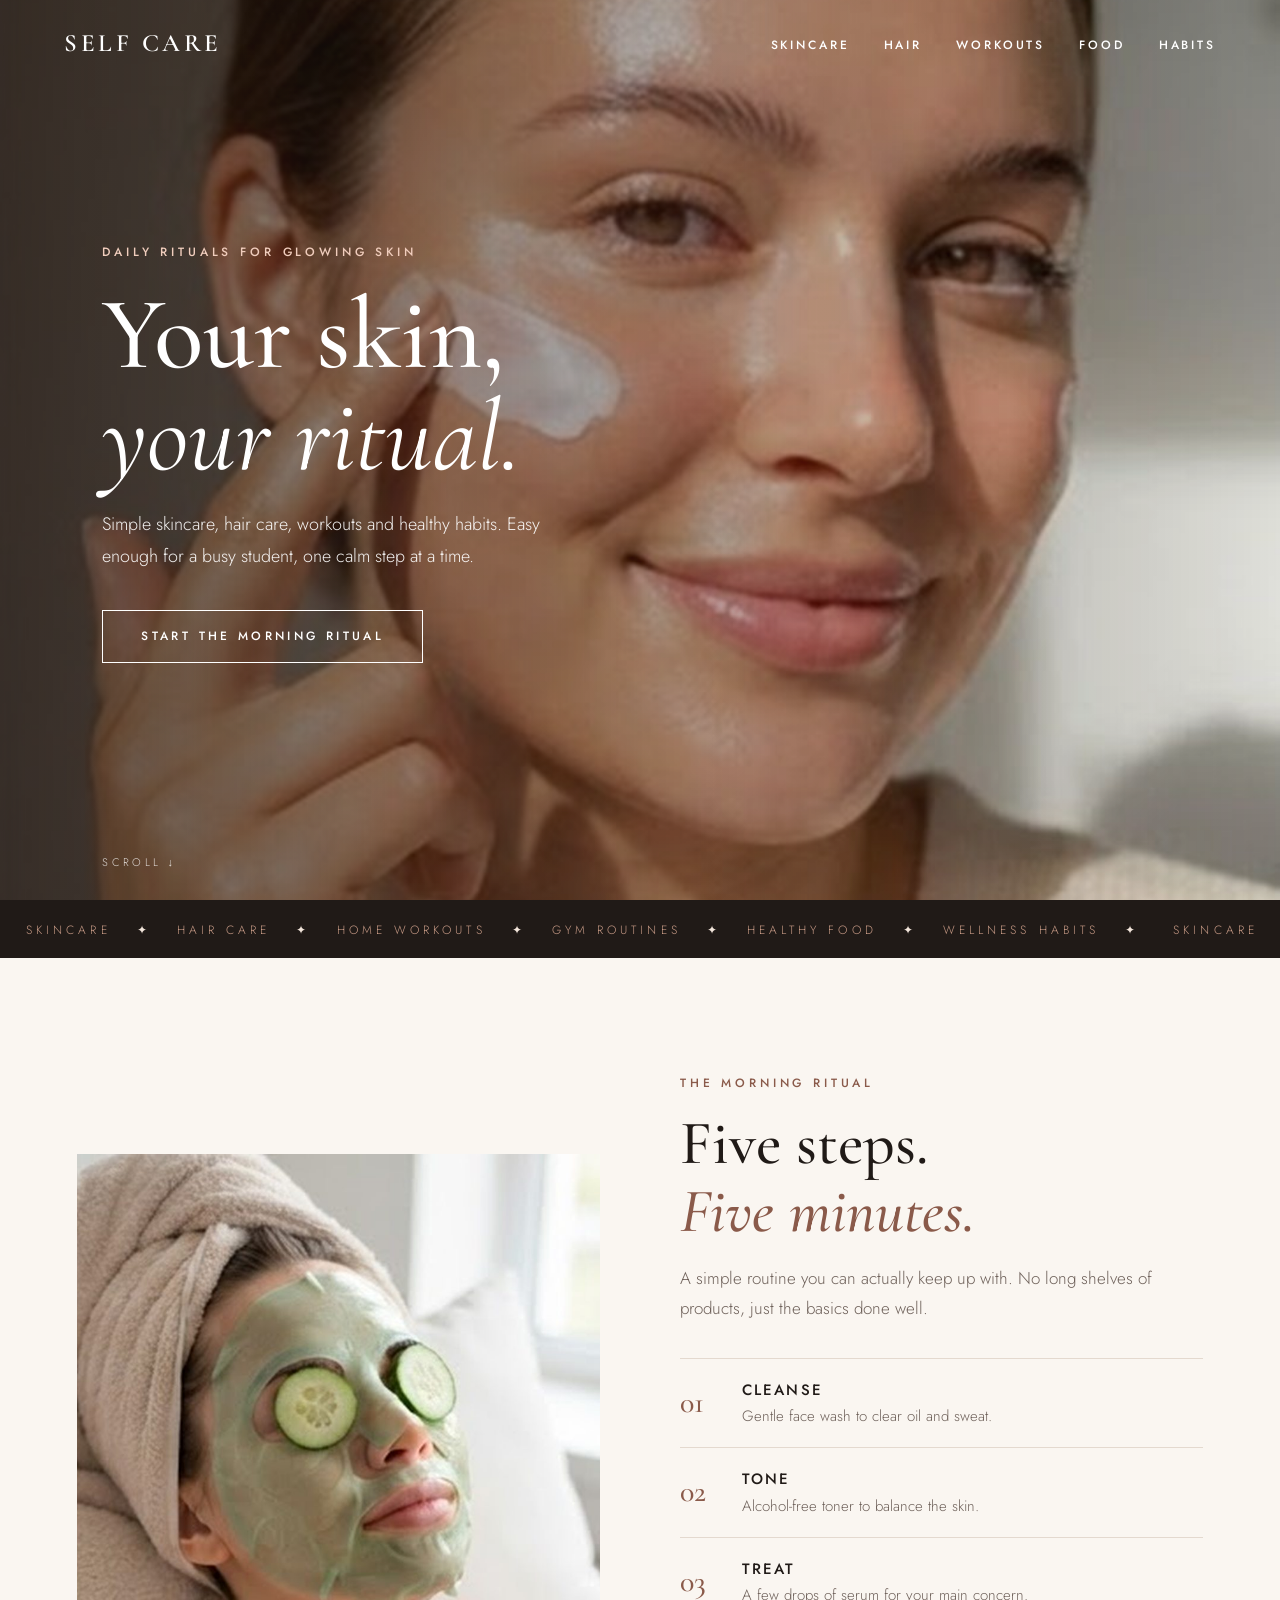
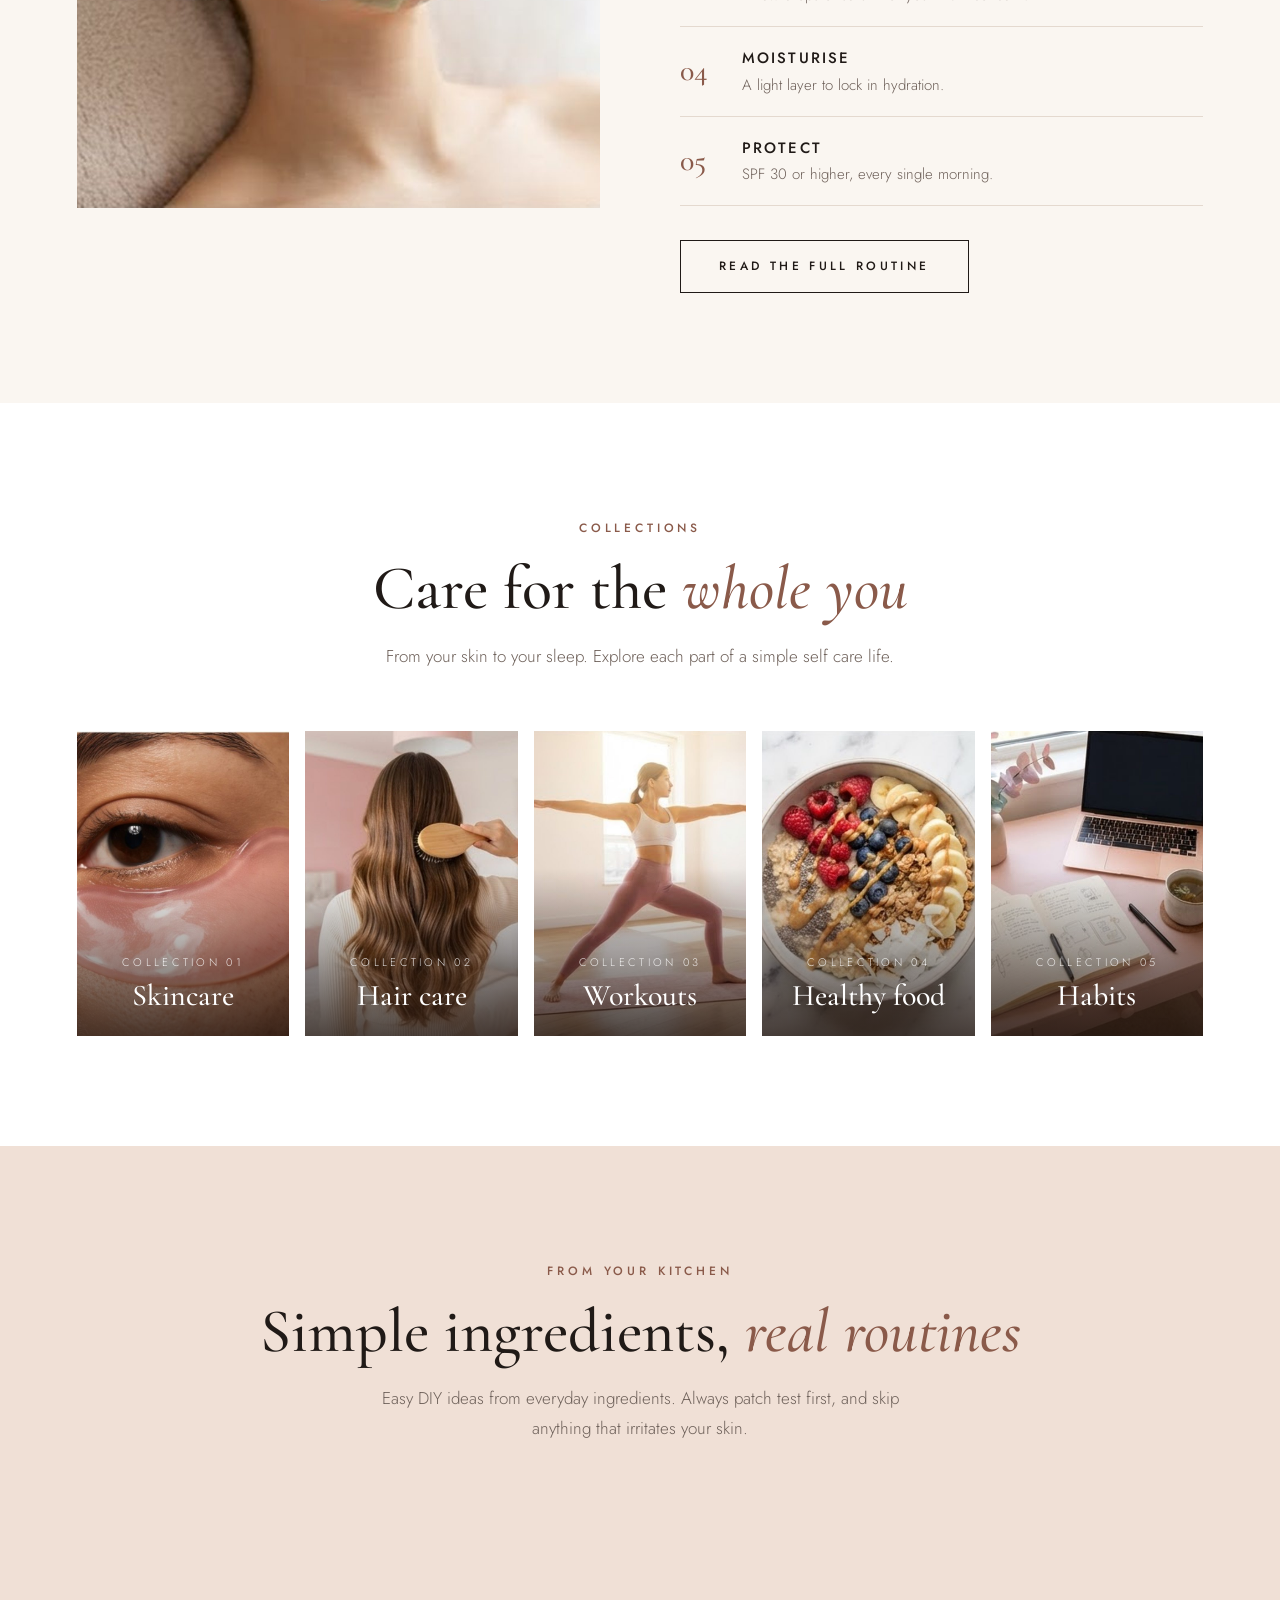
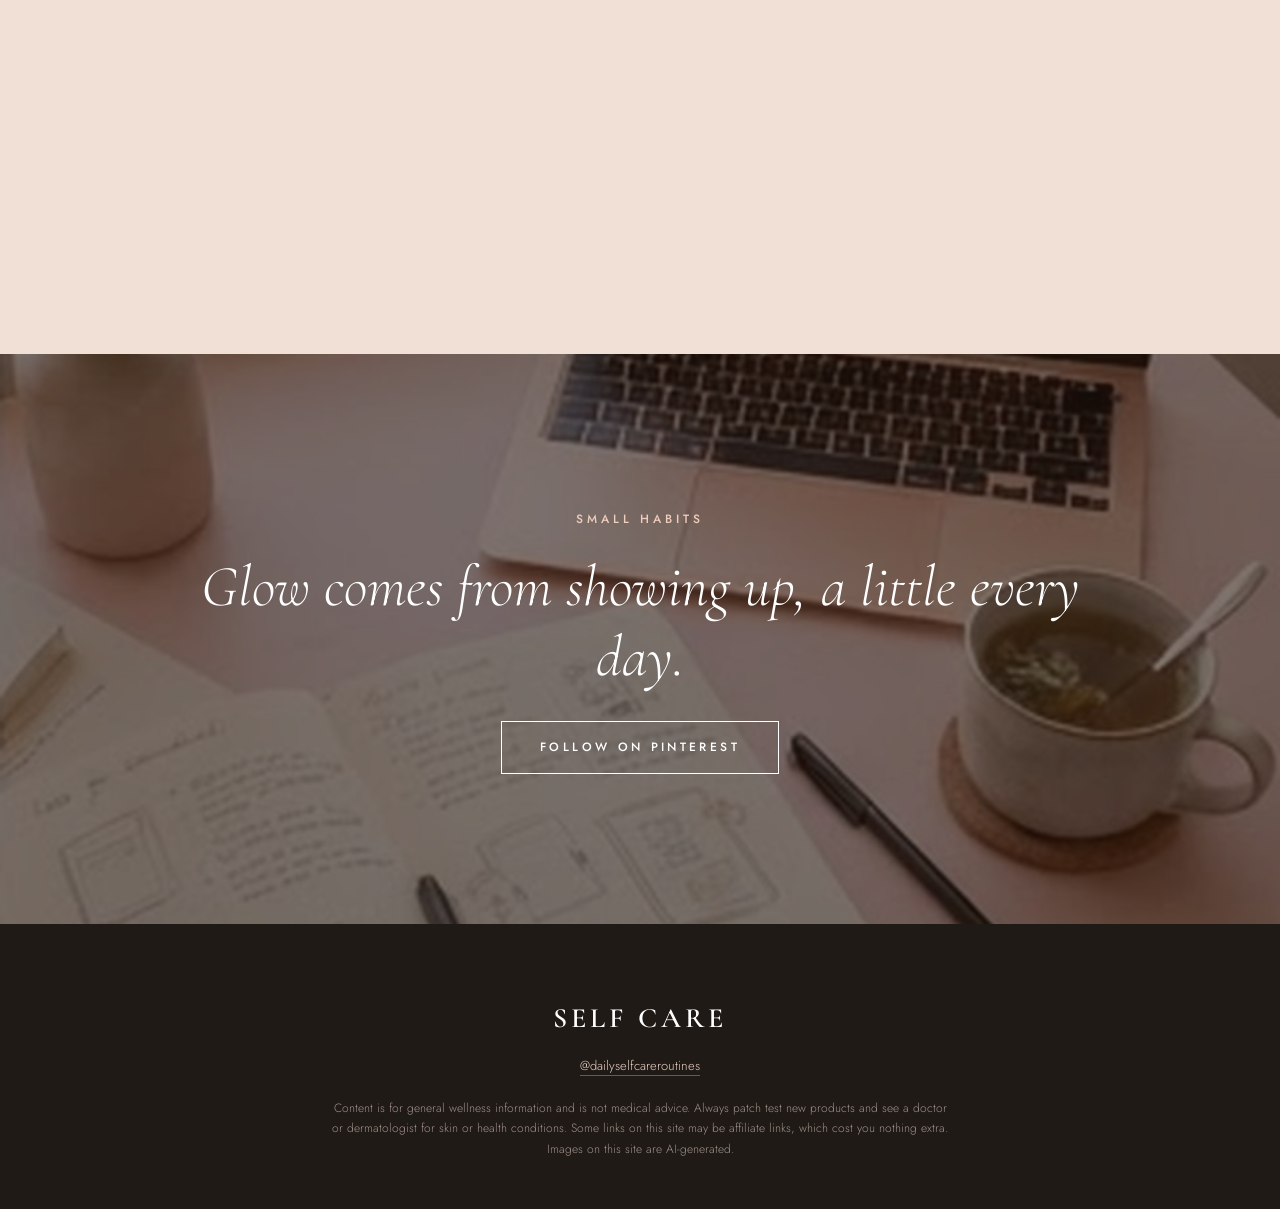
<file: index.html>
<!DOCTYPE html>
<html lang="en"><head>
  <meta name="p:domain_verify" content="22573afec72f19050c49a3e690fdffe6"/>
<meta charset="utf-8"><meta name="viewport" content="width=device-width,initial-scale=1">
<title>Self Care Routines | Skin, Fitness &amp; Wellness</title>
<meta name="description" content="Simple daily self care rituals: skincare, hair care, home and gym workouts, healthy food and wellness habits.">
<link rel="preconnect" href="https://fonts.googleapis.com"><link rel="preconnect" href="https://fonts.gstatic.com" crossorigin>
<link href="https://fonts.googleapis.com/css2?family=Cormorant+Garamond:ital,wght@0,400;0,500;0,600;1,400;1,500&family=Jost:wght@300;400;500&display=swap" rel="stylesheet">
<link rel="stylesheet" href="style.css">
<style>.tiles{grid-template-columns:repeat(5,1fr);gap:16px}@media(max-width:900px){.tiles{grid-template-columns:1fr 1fr}}@media(max-width:520px){.tiles{grid-template-columns:1fr}}</style>
</head><body>
<header><a class="brand" href="index.html">Self Care</a>
<nav><a href="skincare.html">Skincare</a><a href="hair.html">Hair</a><a href="workouts.html">Workouts</a><a href="food.html">Food</a><a href="habits.html">Habits</a></nav></header>

<div class="hero">
 <div class="bg"><img src="hero.jpg" alt="Woman applying moisturiser with a glowing complexion"></div>
 <div class="hero-in">
  <span class="eyebrow" style="color:#f0cdbd">Daily rituals for glowing skin</span>
  <h1>Your skin,<br><em>your ritual.</em></h1>
  <p>Simple skincare, hair care, workouts and healthy habits. Easy enough for a busy student, one calm step at a time.</p>
  <a class="btn" href="skincare.html">Start the morning ritual</a>
 </div>
 <div class="scroll">Scroll ↓</div>
</div>

<div class="strip"><div>
<span>Skincare</span>✦<span>Hair care</span>✦<span>Home workouts</span>✦<span>Gym routines</span>✦<span>Healthy food</span>✦<span>Wellness habits</span>✦
<span>Skincare</span>✦<span>Hair care</span>✦<span>Home workouts</span>✦<span>Gym routines</span>✦<span>Healthy food</span>✦<span>Wellness habits</span>✦
<span>Skincare</span>✦<span>Hair care</span>✦<span>Home workouts</span>✦<span>Gym routines</span>✦<span>Healthy food</span>✦<span>Wellness habits</span>✦
<span>Skincare</span>✦<span>Hair care</span>✦<span>Home workouts</span>✦<span>Gym routines</span>✦<span>Healthy food</span>✦<span>Wellness habits</span>✦
</div></div>

<section>
 <div class="wrap split">
  <div class="ph rv"><img src="mask.jpg" alt="Woman relaxing with a cucumber face mask"></div>
  <div class="rv">
   <span class="eyebrow">The morning ritual</span>
   <h2 class="title">Five steps.<br><em>Five minutes.</em></h2>
   <p class="lead">A simple routine you can actually keep up with. No long shelves of products, just the basics done well.</p>
   <ul class="steps">
    <li><b>01</b><div><h4>Cleanse</h4><p>Gentle face wash to clear oil and sweat.</p></div></li>
    <li><b>02</b><div><h4>Tone</h4><p>Alcohol-free toner to balance the skin.</p></div></li>
    <li><b>03</b><div><h4>Treat</h4><p>A few drops of serum for your main concern.</p></div></li>
    <li><b>04</b><div><h4>Moisturise</h4><p>A light layer to lock in hydration.</p></div></li>
    <li><b>05</b><div><h4>Protect</h4><p>SPF 30 or higher, every single morning.</p></div></li>
   </ul>
   <p style="margin-top:34px"><a class="btn dark" href="skincare.html">Read the full routine</a></p>
  </div>
 </div>
</section>

<section id="collections" style="background:#fff">
 <div class="wrap center">
  <span class="eyebrow">Collections</span>
  <h2 class="title">Care for the <em>whole you</em></h2>
  <p class="lead">From your skin to your sleep. Explore each part of a simple self care life.</p>
  <div class="tiles">
   <a class="tile rv" href="skincare.html"><img src="eyepatch.jpg" alt="Hydrating under-eye patch"><div class="cap"><small>Collection 01</small><h3>Skincare</h3></div></a>
   <a class="tile rv" href="hair.html"><img src="hair.jpg" alt="Woman brushing long healthy hair"><div class="cap"><small>Collection 02</small><h3>Hair care</h3></div></a>
   <a class="tile rv" href="workouts.html"><img src="yoga.jpg" alt="Woman doing a yoga pose at home"><div class="cap"><small>Collection 03</small><h3>Workouts</h3></div></a>
   <a class="tile rv" href="food.html"><img src="bowl.jpg" alt="Healthy breakfast bowl with fruit"><div class="cap"><small>Collection 04</small><h3>Healthy food</h3></div></a>
   <a class="tile rv" href="habits.html"><img src="journal.jpg" alt="Journal and tea on a desk"><div class="cap"><small>Collection 05</small><h3>Habits</h3></div></a>
  </div>
 </div>
</section>

<section id="ingredients" class="band">
 <div class="wrap center">
  <span class="eyebrow">From your kitchen</span>
  <h2 class="title">Simple ingredients, <em>real routines</em></h2>
  <p class="lead">Easy DIY ideas from everyday ingredients. Always patch test first, and skip anything that irritates your skin.</p>
  <div class="ingr">
   <figure class="rv"><div class="ph"><img src="honey.jpg" alt="Honey in a bowl"></div><h4>Honey</h4><p>A soft, soothing base for simple masks.</p></figure>
   <figure class="rv"><div class="ph"><img src="aloe.jpg" alt="Aloe vera gel"></div><h4>Aloe</h4><p>Cooling and lightweight after sun or a long day.</p></figure>
   <figure class="rv"><div class="ph"><img src="clay.jpg" alt="Clay mask in a bowl"></div><h4>Clay</h4><p>A weekly mask for oily, congested skin.</p></figure>
   <figure class="rv"><div class="ph"><img src="greentea.jpg" alt="Cup of green tea"></div><h4>Green tea</h4><p>A calming cup, inside and out.</p></figure>
  </div>
 </div>
</section>

<div class="quote">
 <div class="bg"><img src="journal.jpg" alt="Journal and tea on a desk"></div>
 <div class="in">
  <span class="eyebrow" style="color:#f0cdbd">Small habits</span>
  <p>Glow comes from showing up, a little every day.</p>
  <a class="btn" href="https://in.pinterest.com/dailyselfcareroutines/">Follow on Pinterest</a>
 </div>
</div>

<footer>
 <span class="brand">Self Care</span>
 <a href="https://in.pinterest.com/dailyselfcareroutines/">@dailyselfcareroutines</a>
 <p>Content is for general wellness information and is not medical advice. Always patch test new products and see a doctor or dermatologist for skin or health conditions. Some links on this site may be affiliate links, which cost you nothing extra. Images on this site are AI-generated.</p>
</footer>
<script src="main.js"></script>
</body></html>
</file>
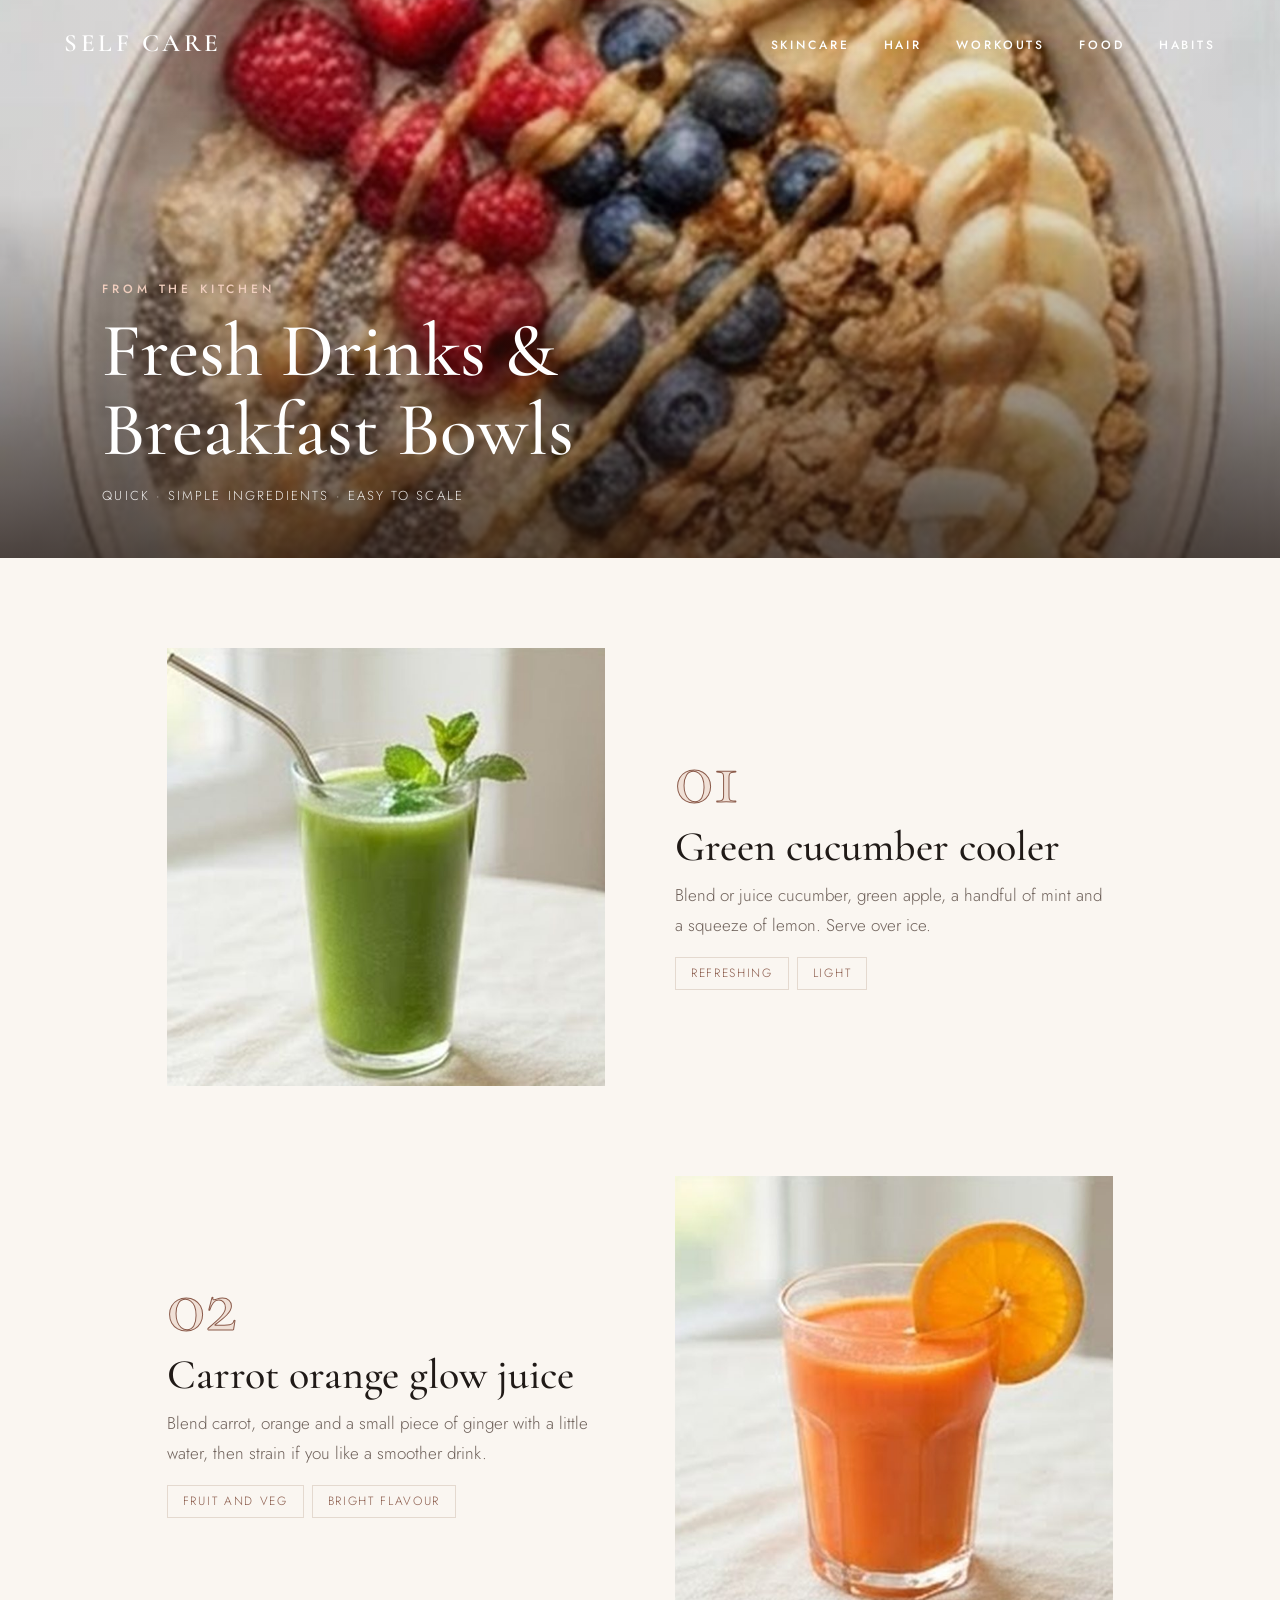
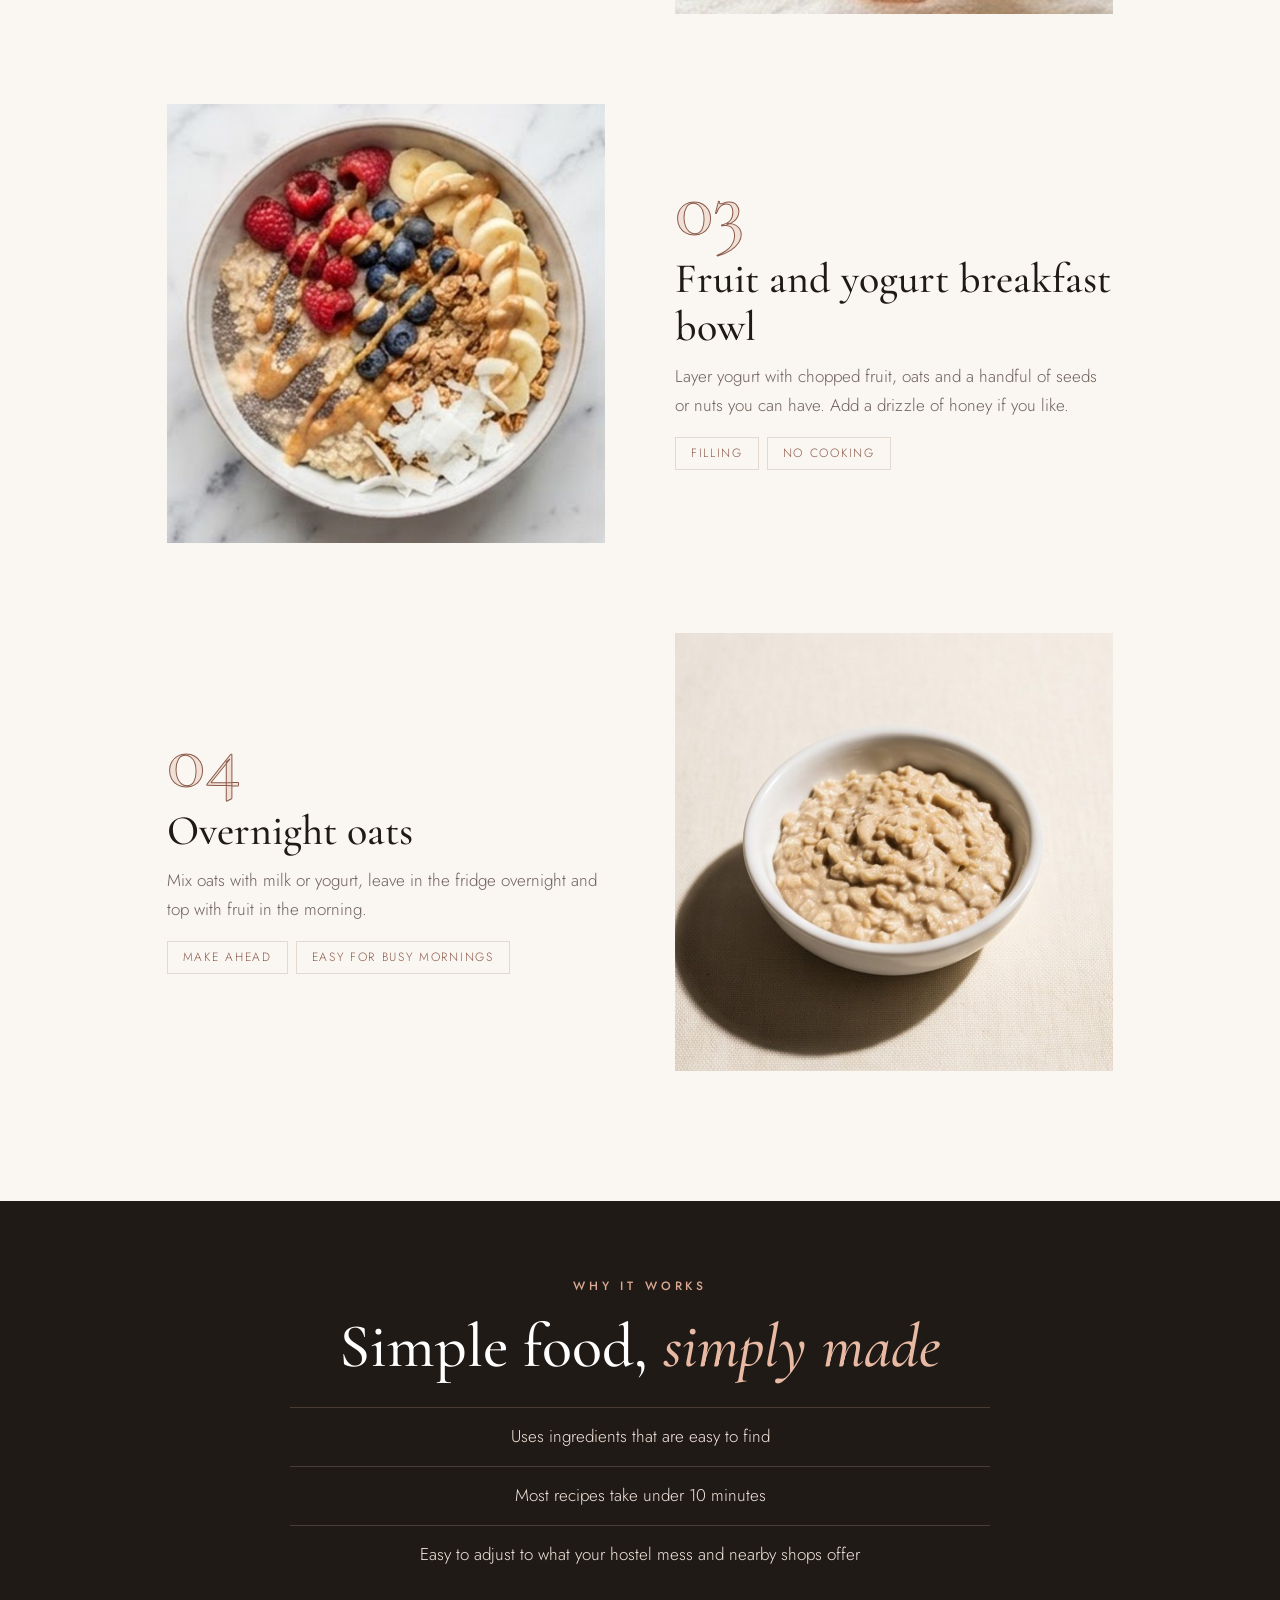
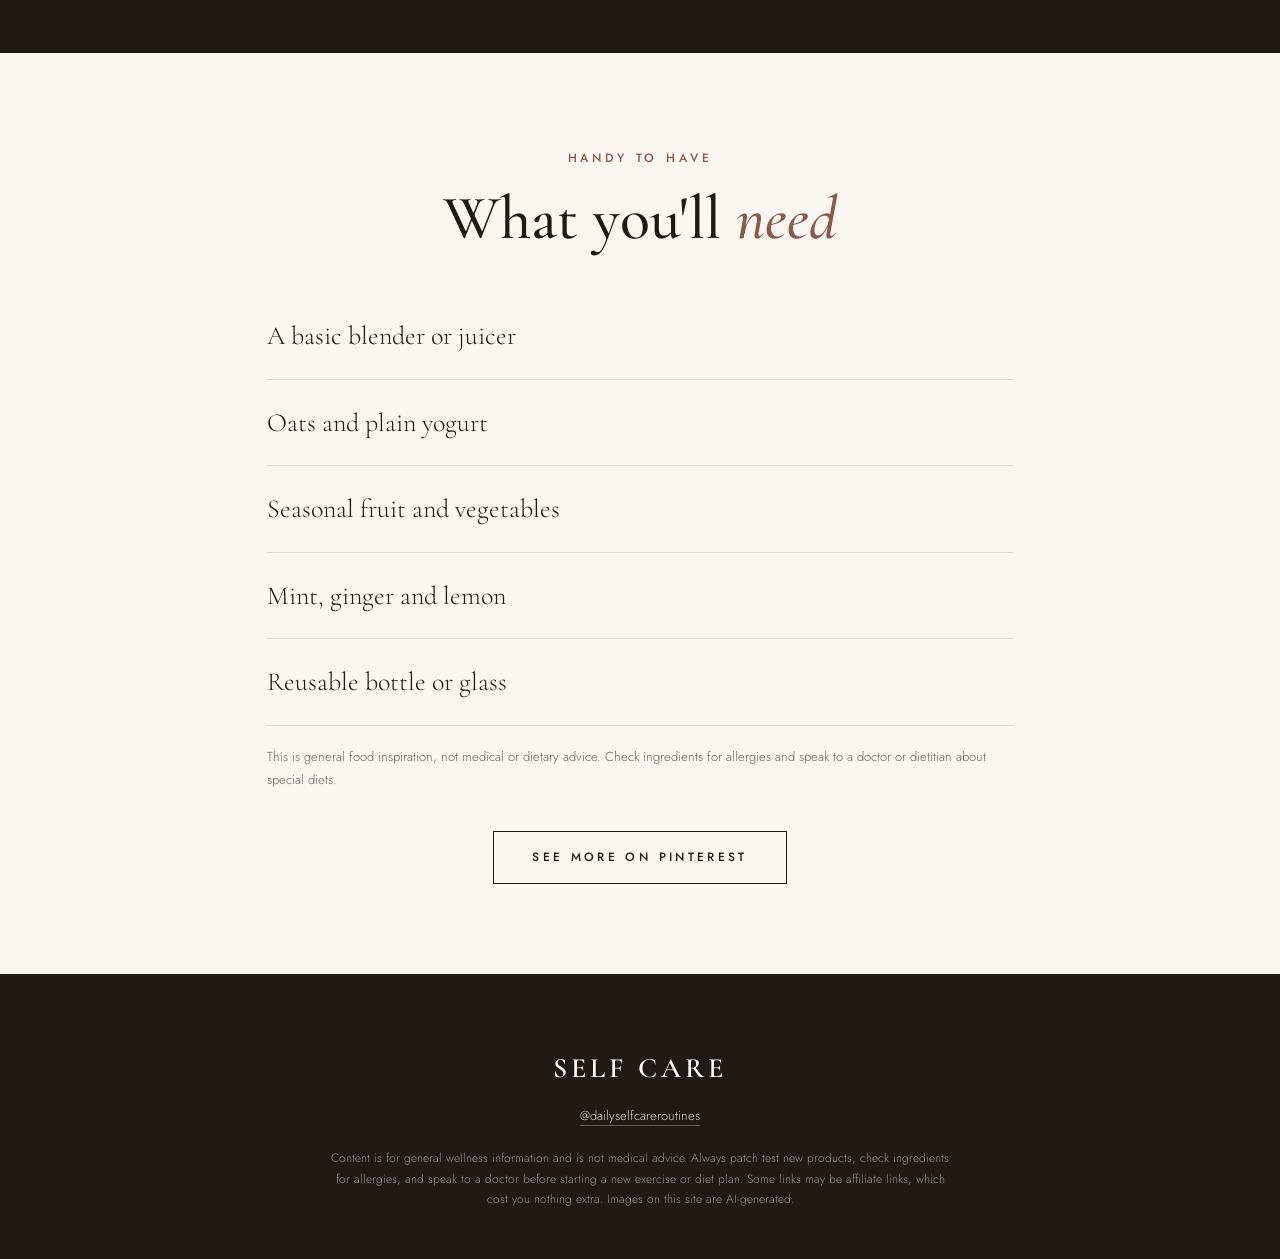
<file: food.html>
<!DOCTYPE html>
<html lang="en"><head>
  <meta name="p:domain_verify" content="22573afec72f19050c49a3e690fdffe6"/>
<meta charset="utf-8"><meta name="viewport" content="width=device-width,initial-scale=1">
<title>Healthy Drinks and Breakfast Ideas | Self Care</title>
<meta name="description" content="Easy fresh juices and breakfast bowls made from simple ingredients you can find near campus.">
<link rel="preconnect" href="https://fonts.googleapis.com"><link rel="preconnect" href="https://fonts.gstatic.com" crossorigin>
<link href="https://fonts.googleapis.com/css2?family=Cormorant+Garamond:ital,wght@0,400;0,500;0,600;1,400;1,500&family=Jost:wght@300;400;500&display=swap" rel="stylesheet">
<link rel="stylesheet" href="style.css">
<style>.srow.txt{grid-template-columns:1fr;margin-bottom:60px;border-left:2px solid var(--line);padding-left:34px}</style>
</head><body>
<header><a class="brand" href="index.html">Self Care</a>
<nav><a href="skincare.html">Skincare</a><a href="hair.html">Hair</a><a href="workouts.html">Workouts</a><a href="food.html">Food</a><a href="habits.html">Habits</a></nav></header>
<div class="page-hero">
 <div class="bg"><img src="bowl.jpg" alt="Fresh Drinks &amp; Breakfast Bowls" style="object-position:center 40%"></div>
 <div class="in"><span class="eyebrow" style="color:#f0cdbd">From the kitchen</span><h1>Fresh Drinks &amp; Breakfast Bowls</h1><div class="meta">Quick · Simple ingredients · Easy to scale</div></div>
</div>
<div class="article">
 <div class="srow rv">
  <div class="ph"><img src="juice_green.jpg" alt="Green cucumber cooler" style="object-position:center"></div>
  <div><div class="num">01</div><h3>Green cucumber cooler</h3><p>Blend or juice cucumber, green apple, a handful of mint and a squeeze of lemon. Serve over ice.</p><div class="tags"><span>Refreshing</span><span>Light</span></div></div>
 </div>
 <div class="srow flip rv">
  <div class="ph"><img src="juice_orange.jpg" alt="Carrot orange glow juice" style="object-position:center"></div>
  <div><div class="num">02</div><h3>Carrot orange glow juice</h3><p>Blend carrot, orange and a small piece of ginger with a little water, then strain if you like a smoother drink.</p><div class="tags"><span>Fruit and veg</span><span>Bright flavour</span></div></div>
 </div>
 <div class="srow rv">
  <div class="ph"><img src="bowl.jpg" alt="Fruit and yogurt breakfast bowl" style="object-position:center"></div>
  <div><div class="num">03</div><h3>Fruit and yogurt breakfast bowl</h3><p>Layer yogurt with chopped fruit, oats and a handful of seeds or nuts you can have. Add a drizzle of honey if you like.</p><div class="tags"><span>Filling</span><span>No cooking</span></div></div>
 </div>
 <div class="srow flip rv">
  <div class="ph"><img src="oat.jpg" alt="Overnight oats" style="object-position:center"></div>
  <div><div class="num">04</div><h3>Overnight oats</h3><p>Mix oats with milk or yogurt, leave in the fridge overnight and top with fruit in the morning.</p><div class="tags"><span>Make ahead</span><span>Easy for busy mornings</span></div></div>
 </div>
</div>
<div class="benefits"><span class="eyebrow" style="color:#d9a892">Why it works</span><h2 class="title" style="color:#fff">Simple food, <em style="color:#e8b9a3">simply made</em></h2><ul><li>Uses ingredients that are easy to find</li><li>Most recipes take under 10 minutes</li><li>Easy to adjust to what your hostel mess and nearby shops offer</li></ul></div>
<div class="picks"><div class="center" style="margin-bottom:40px"><span class="eyebrow">Handy to have</span><h2 class="title">What you'll <em>need</em></h2></div><div class="pick"><span>A basic blender or juicer</span></div><div class="pick"><span>Oats and plain yogurt</span></div><div class="pick"><span>Seasonal fruit and vegetables</span></div><div class="pick"><span>Mint, ginger and lemon</span></div><div class="pick"><span>Reusable bottle or glass</span></div><p class="note">This is general food inspiration, not medical or dietary advice. Check ingredients for allergies and speak to a doctor or dietitian about special diets.</p><p style="margin-top:40px;text-align:center"><a class="btn dark" href="https://in.pinterest.com/dailyselfcareroutines/">See more on Pinterest</a></p></div>
<footer>
 <span class="brand">Self Care</span>
 <a href="https://in.pinterest.com/dailyselfcareroutines/">@dailyselfcareroutines</a>
 <p>Content is for general wellness information and is not medical advice. Always patch test new products, check ingredients for allergies, and speak to a doctor before starting a new exercise or diet plan. Some links may be affiliate links, which cost you nothing extra. Images on this site are AI-generated.</p>
</footer>
<script src="main.js"></script>
</body></html>
</file>
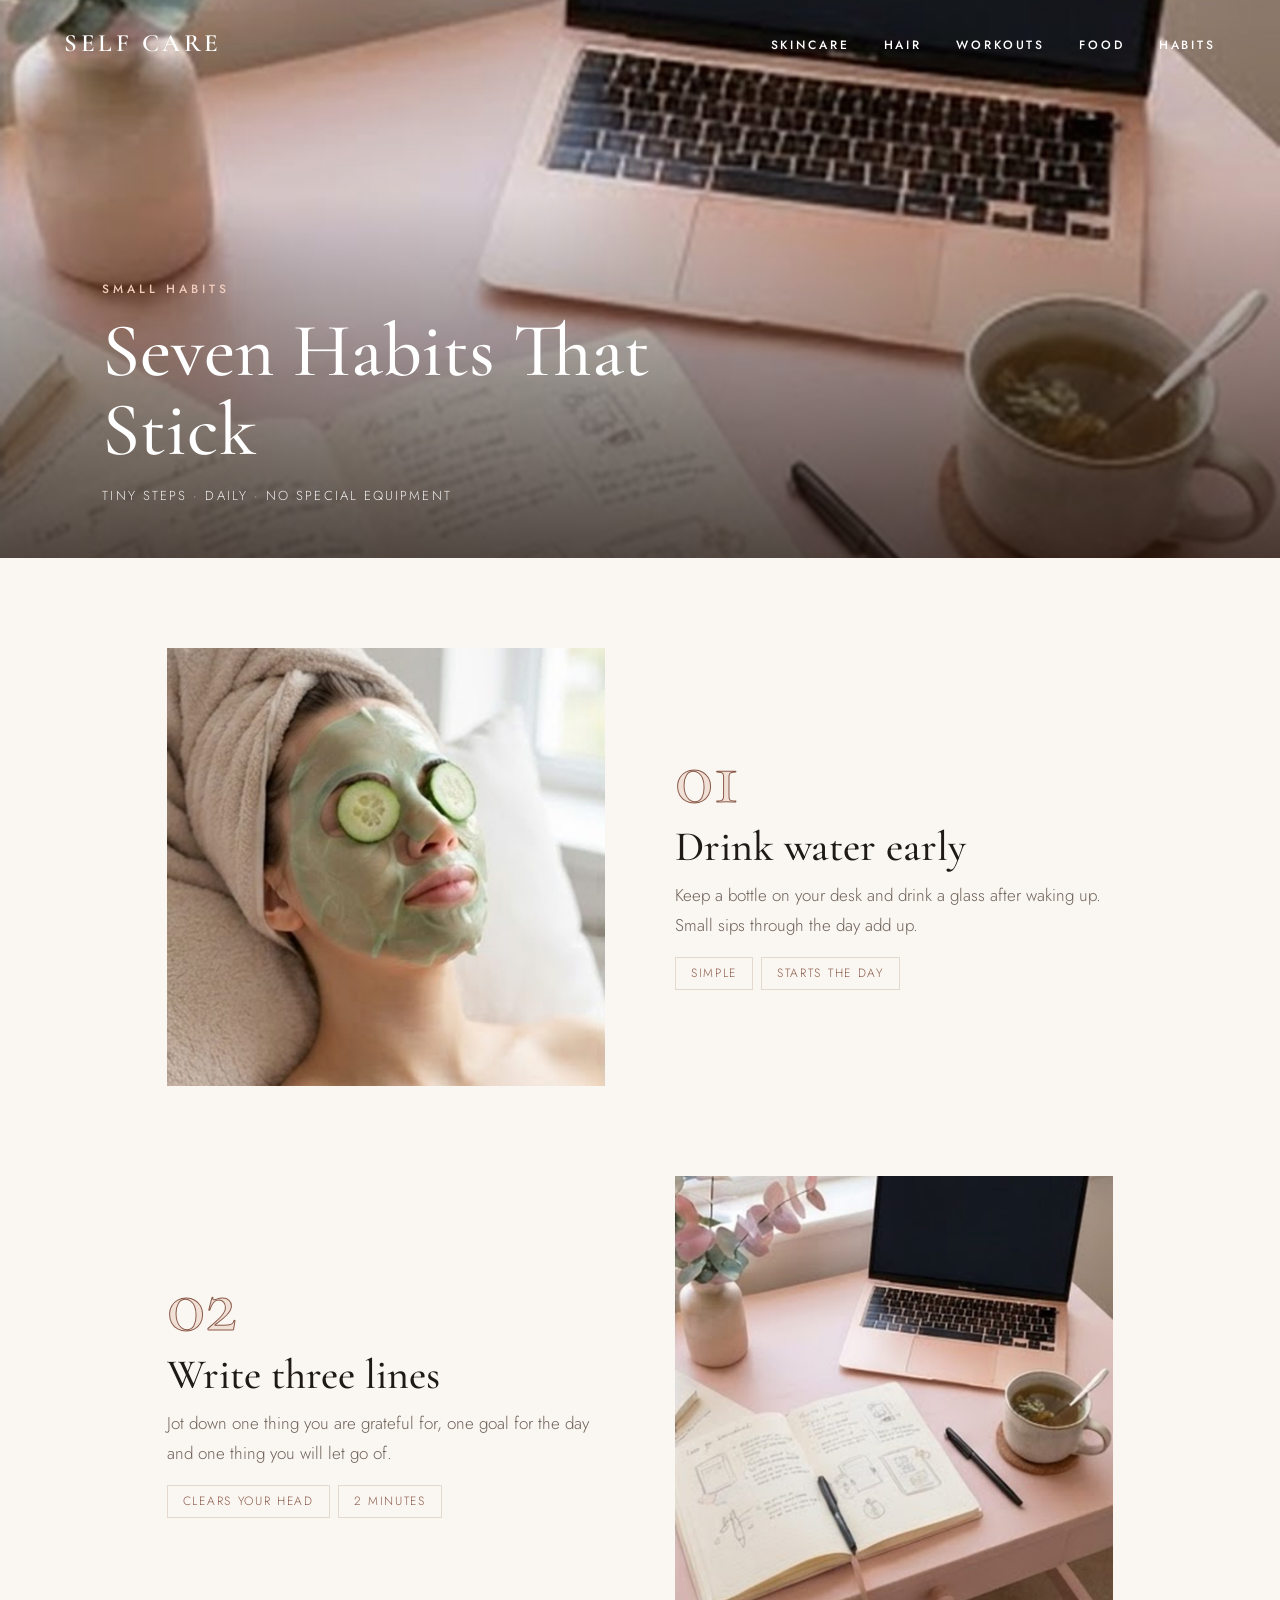
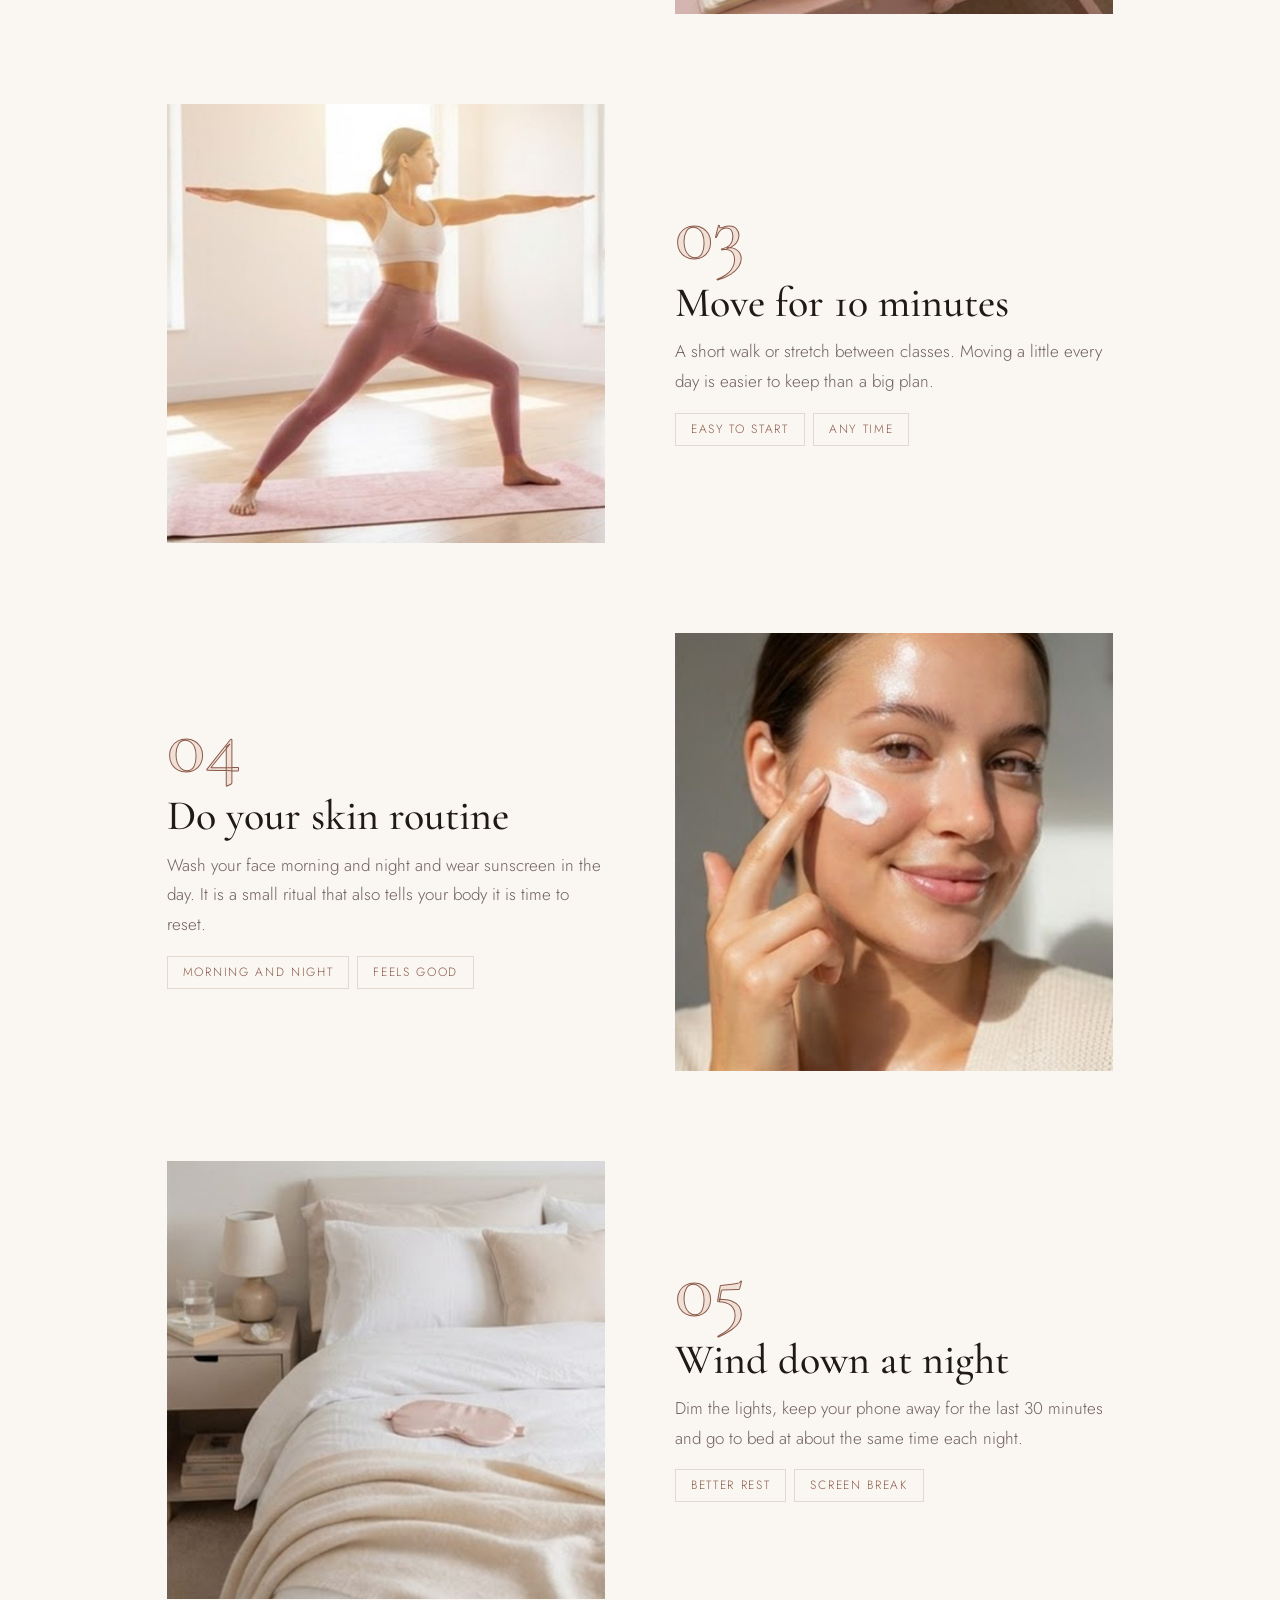
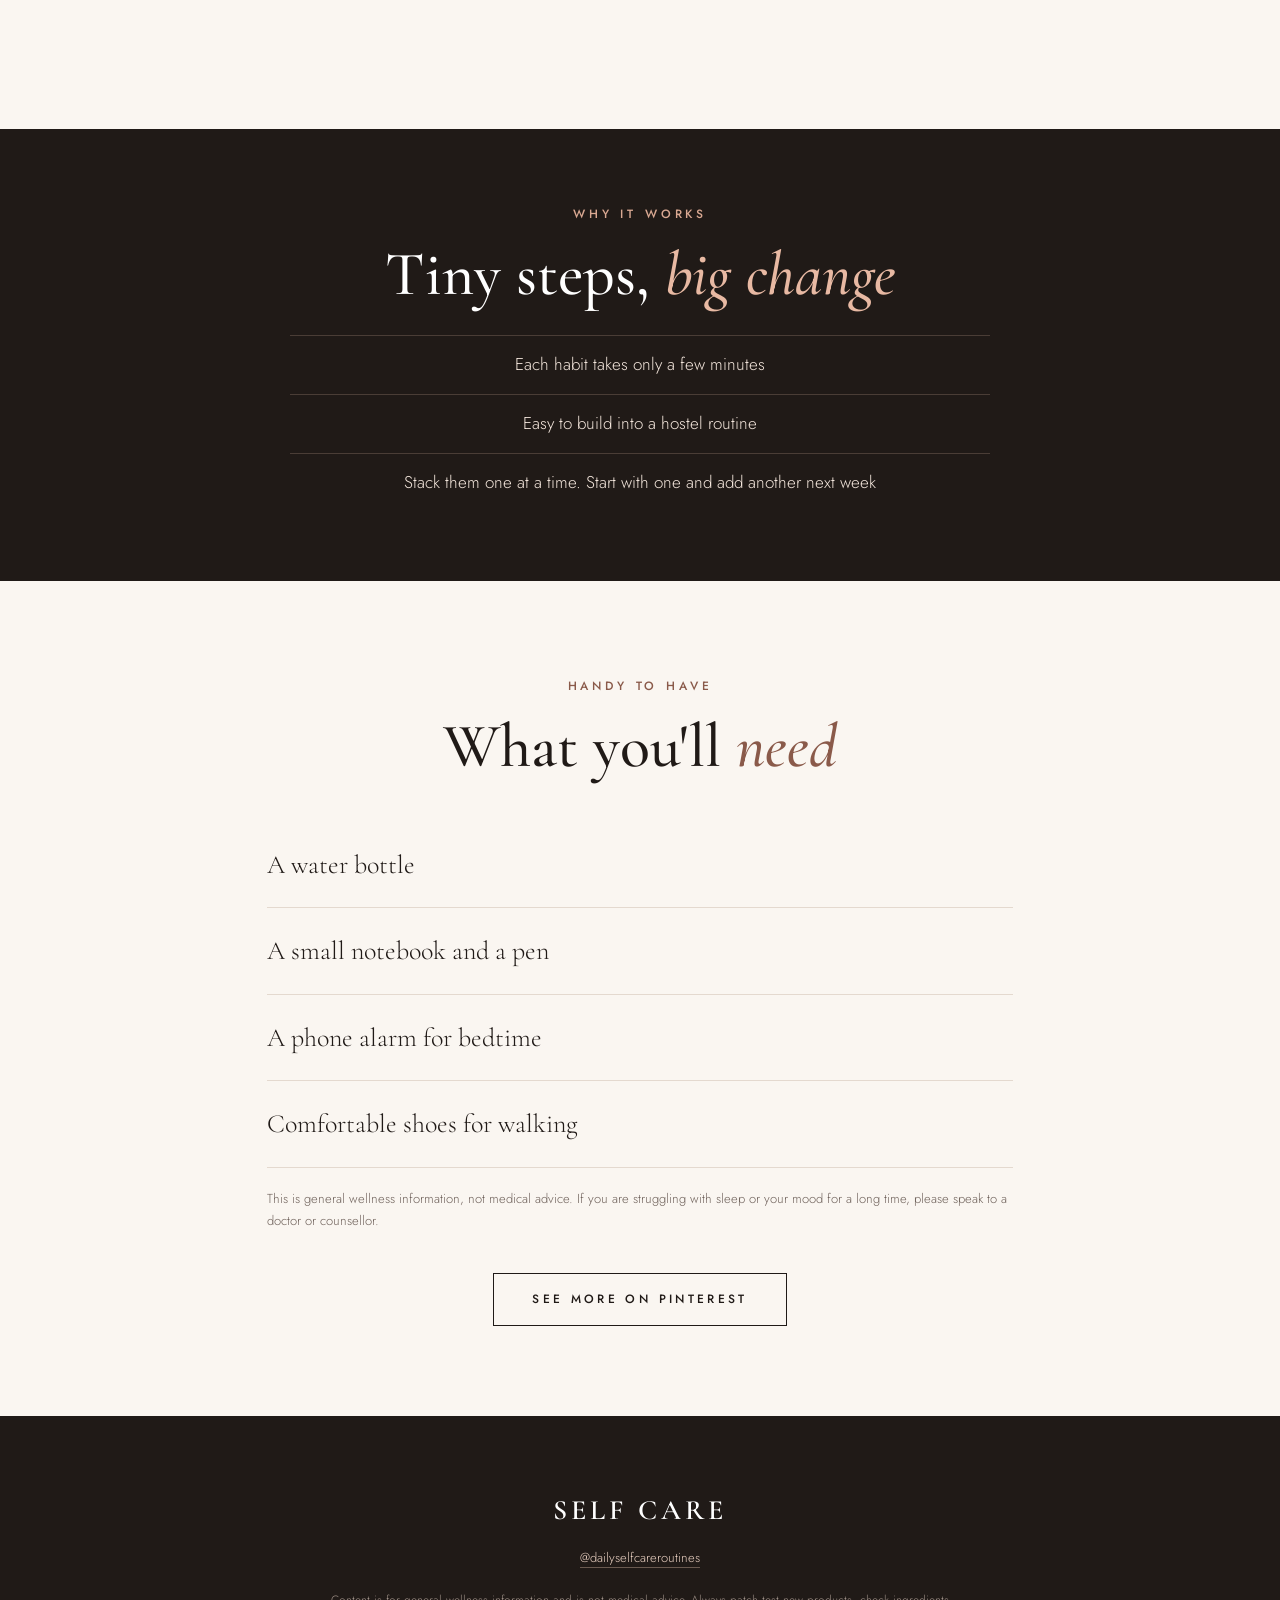
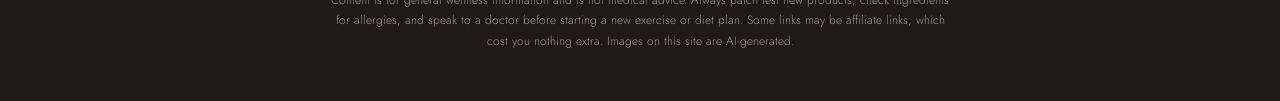
<file: habits.html>
<!DOCTYPE html>
<html lang="en"><head>
  <meta name="p:domain_verify" content="22573afec72f19050c49a3e690fdffe6"/>
<meta charset="utf-8"><meta name="viewport" content="width=device-width,initial-scale=1">
<title>7 Healthy Daily Habits That Actually Stick | Self Care</title>
<meta name="description" content="Seven small daily wellness habits: water, sleep, movement, sunlight, journaling and screen breaks.">
<link rel="preconnect" href="https://fonts.googleapis.com"><link rel="preconnect" href="https://fonts.gstatic.com" crossorigin>
<link href="https://fonts.googleapis.com/css2?family=Cormorant+Garamond:ital,wght@0,400;0,500;0,600;1,400;1,500&family=Jost:wght@300;400;500&display=swap" rel="stylesheet">
<link rel="stylesheet" href="style.css">
<style>.srow.txt{grid-template-columns:1fr;margin-bottom:60px;border-left:2px solid var(--line);padding-left:34px}</style>
</head><body>
<header><a class="brand" href="index.html">Self Care</a>
<nav><a href="skincare.html">Skincare</a><a href="hair.html">Hair</a><a href="workouts.html">Workouts</a><a href="food.html">Food</a><a href="habits.html">Habits</a></nav></header>
<div class="page-hero">
 <div class="bg"><img src="journal.jpg" alt="Seven Habits That Stick" style="object-position:center 40%"></div>
 <div class="in"><span class="eyebrow" style="color:#f0cdbd">Small habits</span><h1>Seven Habits That Stick</h1><div class="meta">Tiny steps · Daily · No special equipment</div></div>
</div>
<div class="article">
 <div class="srow rv">
  <div class="ph"><img src="mask.jpg" alt="Drink water early" style="object-position:center"></div>
  <div><div class="num">01</div><h3>Drink water early</h3><p>Keep a bottle on your desk and drink a glass after waking up. Small sips through the day add up.</p><div class="tags"><span>Simple</span><span>Starts the day</span></div></div>
 </div>
 <div class="srow flip rv">
  <div class="ph"><img src="journal.jpg" alt="Write three lines" style="object-position:center"></div>
  <div><div class="num">02</div><h3>Write three lines</h3><p>Jot down one thing you are grateful for, one goal for the day and one thing you will let go of.</p><div class="tags"><span>Clears your head</span><span>2 minutes</span></div></div>
 </div>
 <div class="srow rv">
  <div class="ph"><img src="yoga.jpg" alt="Move for 10 minutes" style="object-position:center"></div>
  <div><div class="num">03</div><h3>Move for 10 minutes</h3><p>A short walk or stretch between classes. Moving a little every day is easier to keep than a big plan.</p><div class="tags"><span>Easy to start</span><span>Any time</span></div></div>
 </div>
 <div class="srow flip rv">
  <div class="ph"><img src="hero.jpg" alt="Do your skin routine" style="object-position:center 25%"></div>
  <div><div class="num">04</div><h3>Do your skin routine</h3><p>Wash your face morning and night and wear sunscreen in the day. It is a small ritual that also tells your body it is time to reset.</p><div class="tags"><span>Morning and night</span><span>Feels good</span></div></div>
 </div>
 <div class="srow rv">
  <div class="ph"><img src="bed.jpg" alt="Wind down at night" style="object-position:center"></div>
  <div><div class="num">05</div><h3>Wind down at night</h3><p>Dim the lights, keep your phone away for the last 30 minutes and go to bed at about the same time each night.</p><div class="tags"><span>Better rest</span><span>Screen break</span></div></div>
 </div>
</div>
<div class="benefits"><span class="eyebrow" style="color:#d9a892">Why it works</span><h2 class="title" style="color:#fff">Tiny steps, <em style="color:#e8b9a3">big change</em></h2><ul><li>Each habit takes only a few minutes</li><li>Easy to build into a hostel routine</li><li>Stack them one at a time. Start with one and add another next week</li></ul></div>
<div class="picks"><div class="center" style="margin-bottom:40px"><span class="eyebrow">Handy to have</span><h2 class="title">What you'll <em>need</em></h2></div><div class="pick"><span>A water bottle</span></div><div class="pick"><span>A small notebook and a pen</span></div><div class="pick"><span>A phone alarm for bedtime</span></div><div class="pick"><span>Comfortable shoes for walking</span></div><p class="note">This is general wellness information, not medical advice. If you are struggling with sleep or your mood for a long time, please speak to a doctor or counsellor.</p><p style="margin-top:40px;text-align:center"><a class="btn dark" href="https://in.pinterest.com/dailyselfcareroutines/">See more on Pinterest</a></p></div>
<footer>
 <span class="brand">Self Care</span>
 <a href="https://in.pinterest.com/dailyselfcareroutines/">@dailyselfcareroutines</a>
 <p>Content is for general wellness information and is not medical advice. Always patch test new products, check ingredients for allergies, and speak to a doctor before starting a new exercise or diet plan. Some links may be affiliate links, which cost you nothing extra. Images on this site are AI-generated.</p>
</footer>
<script src="main.js"></script>
</body></html>
</file>
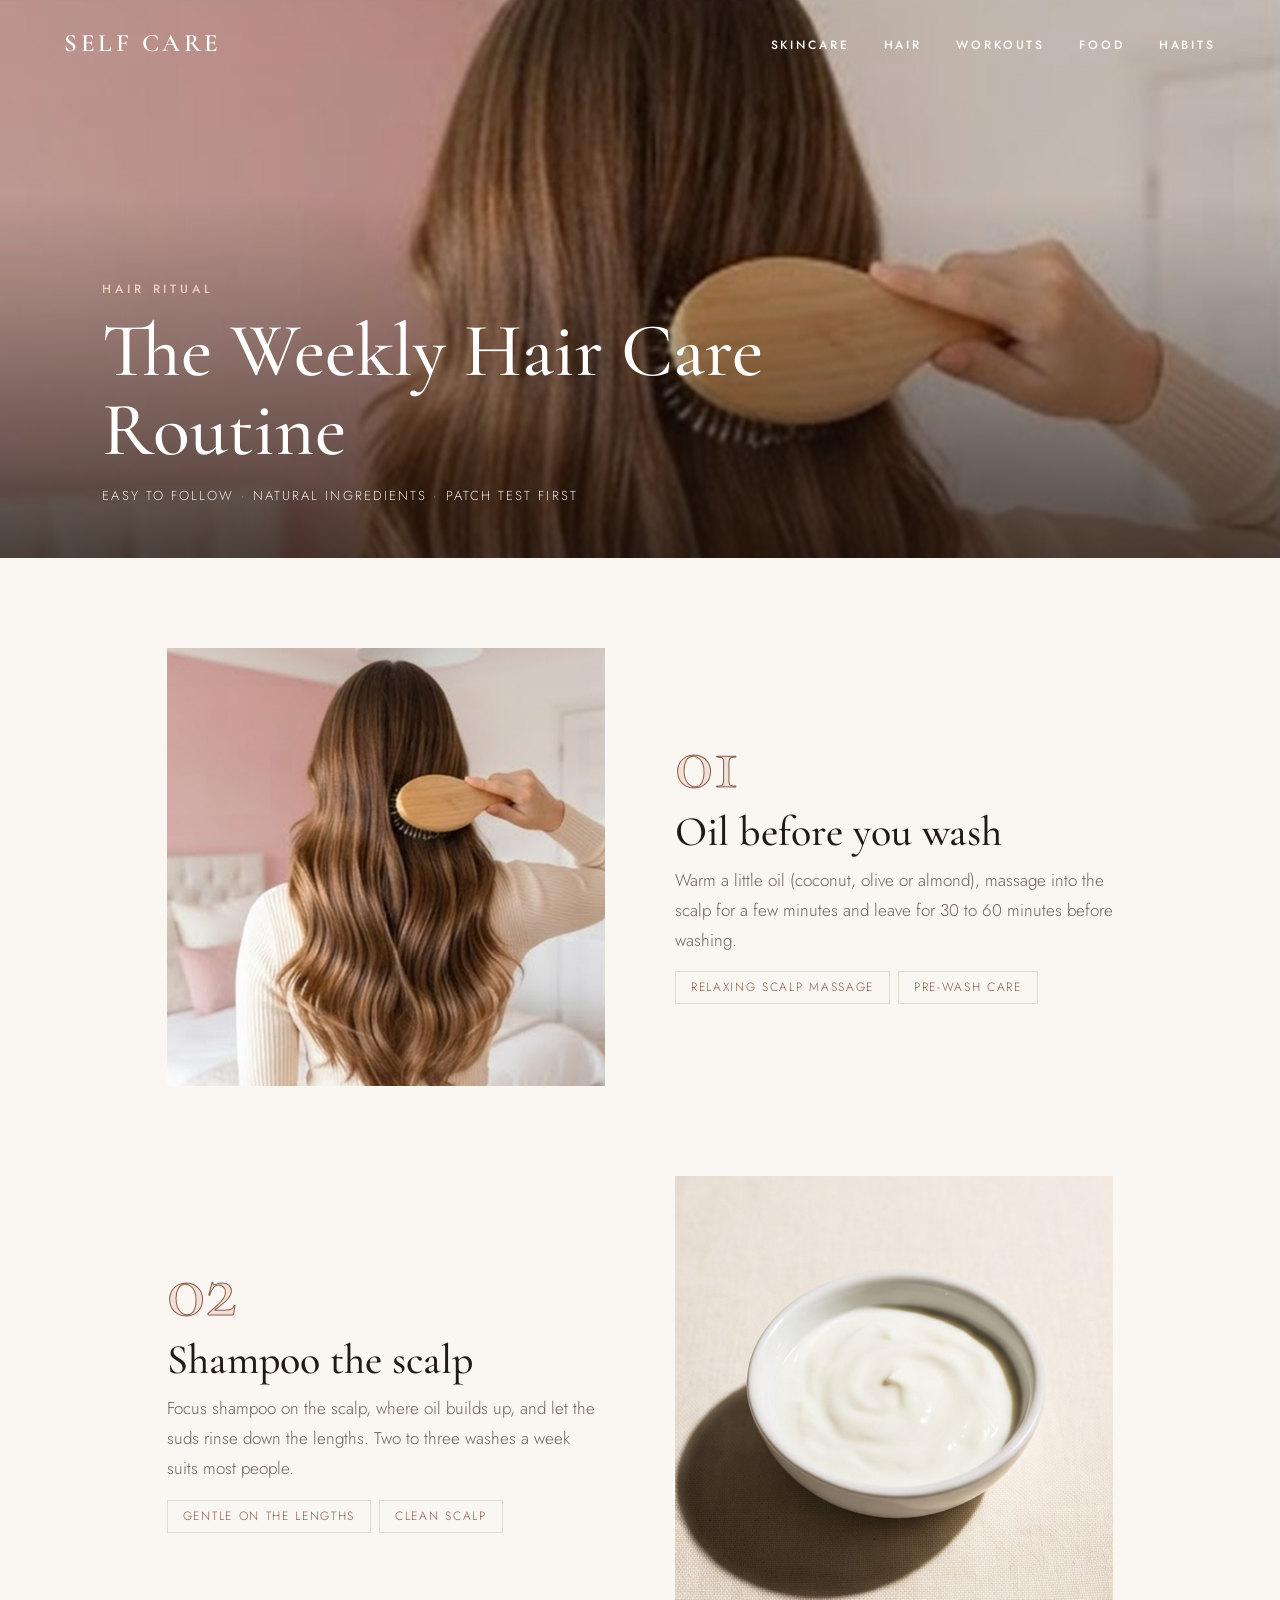
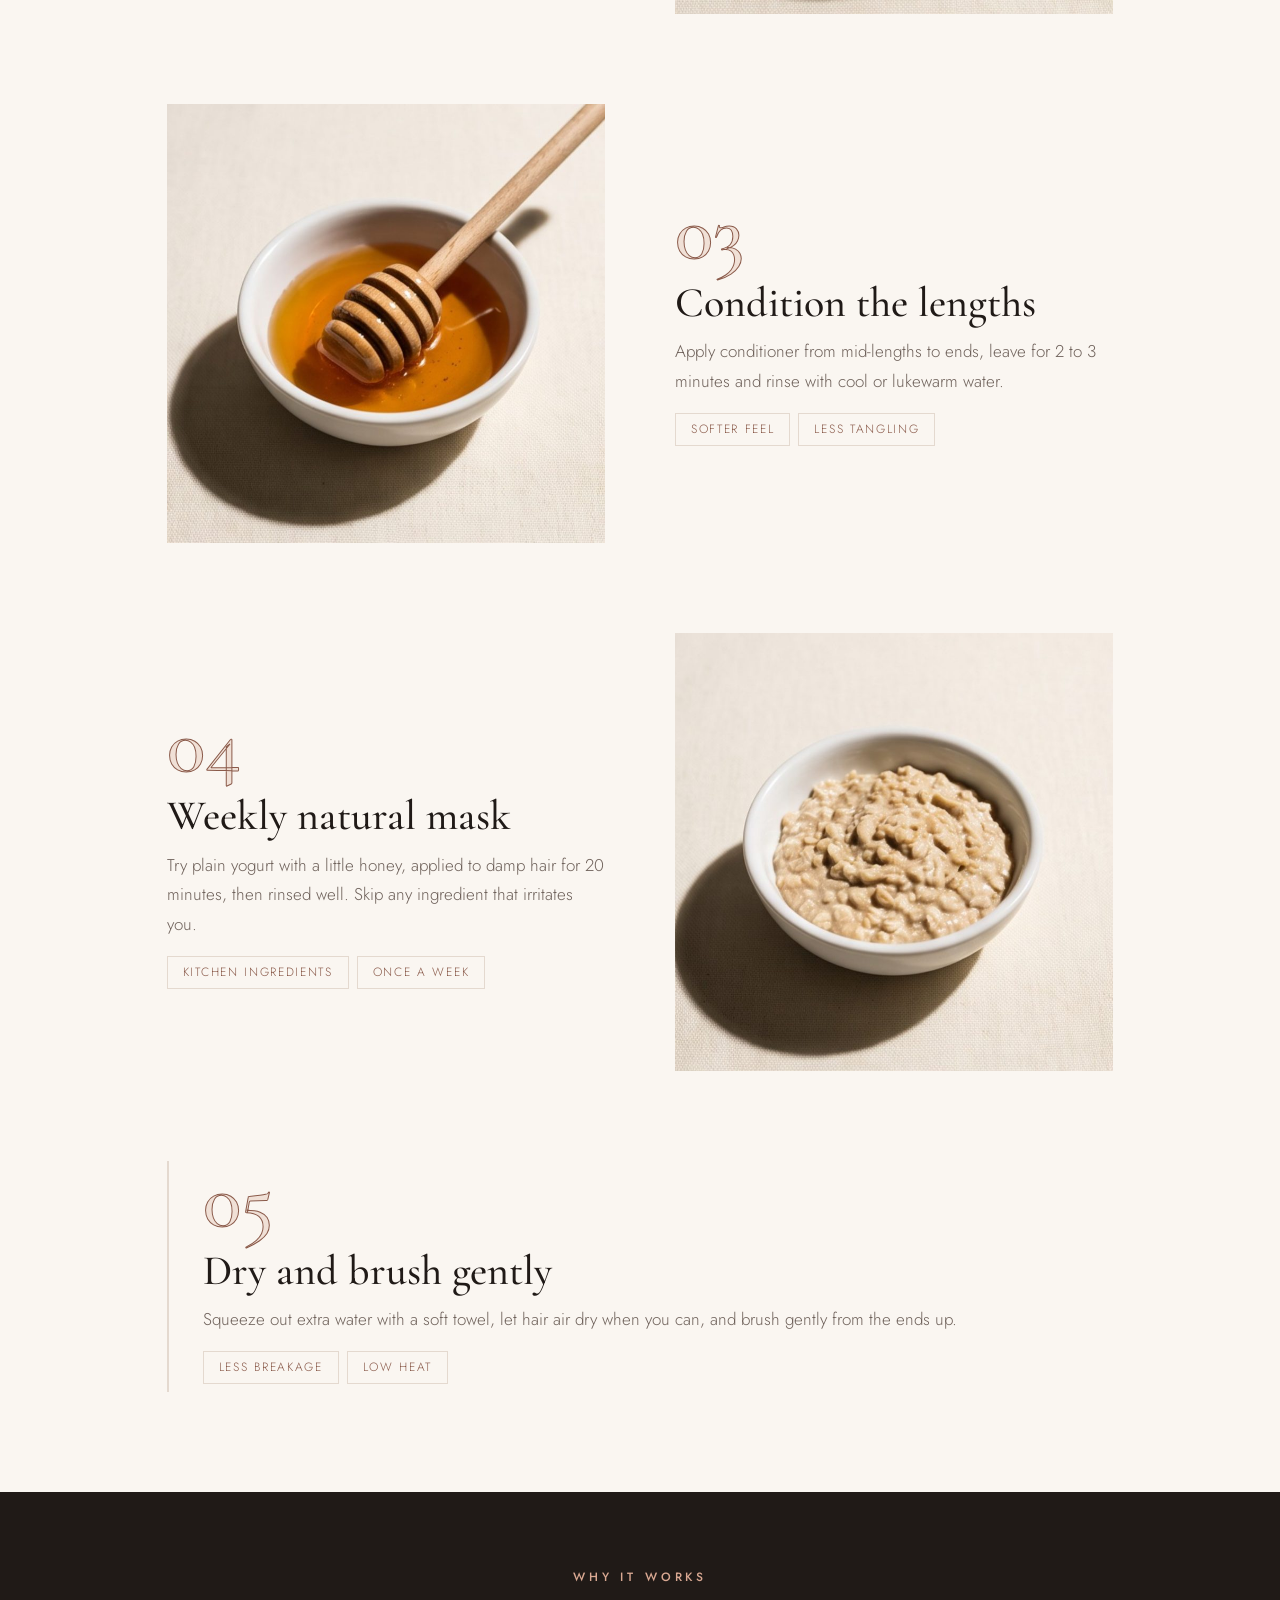
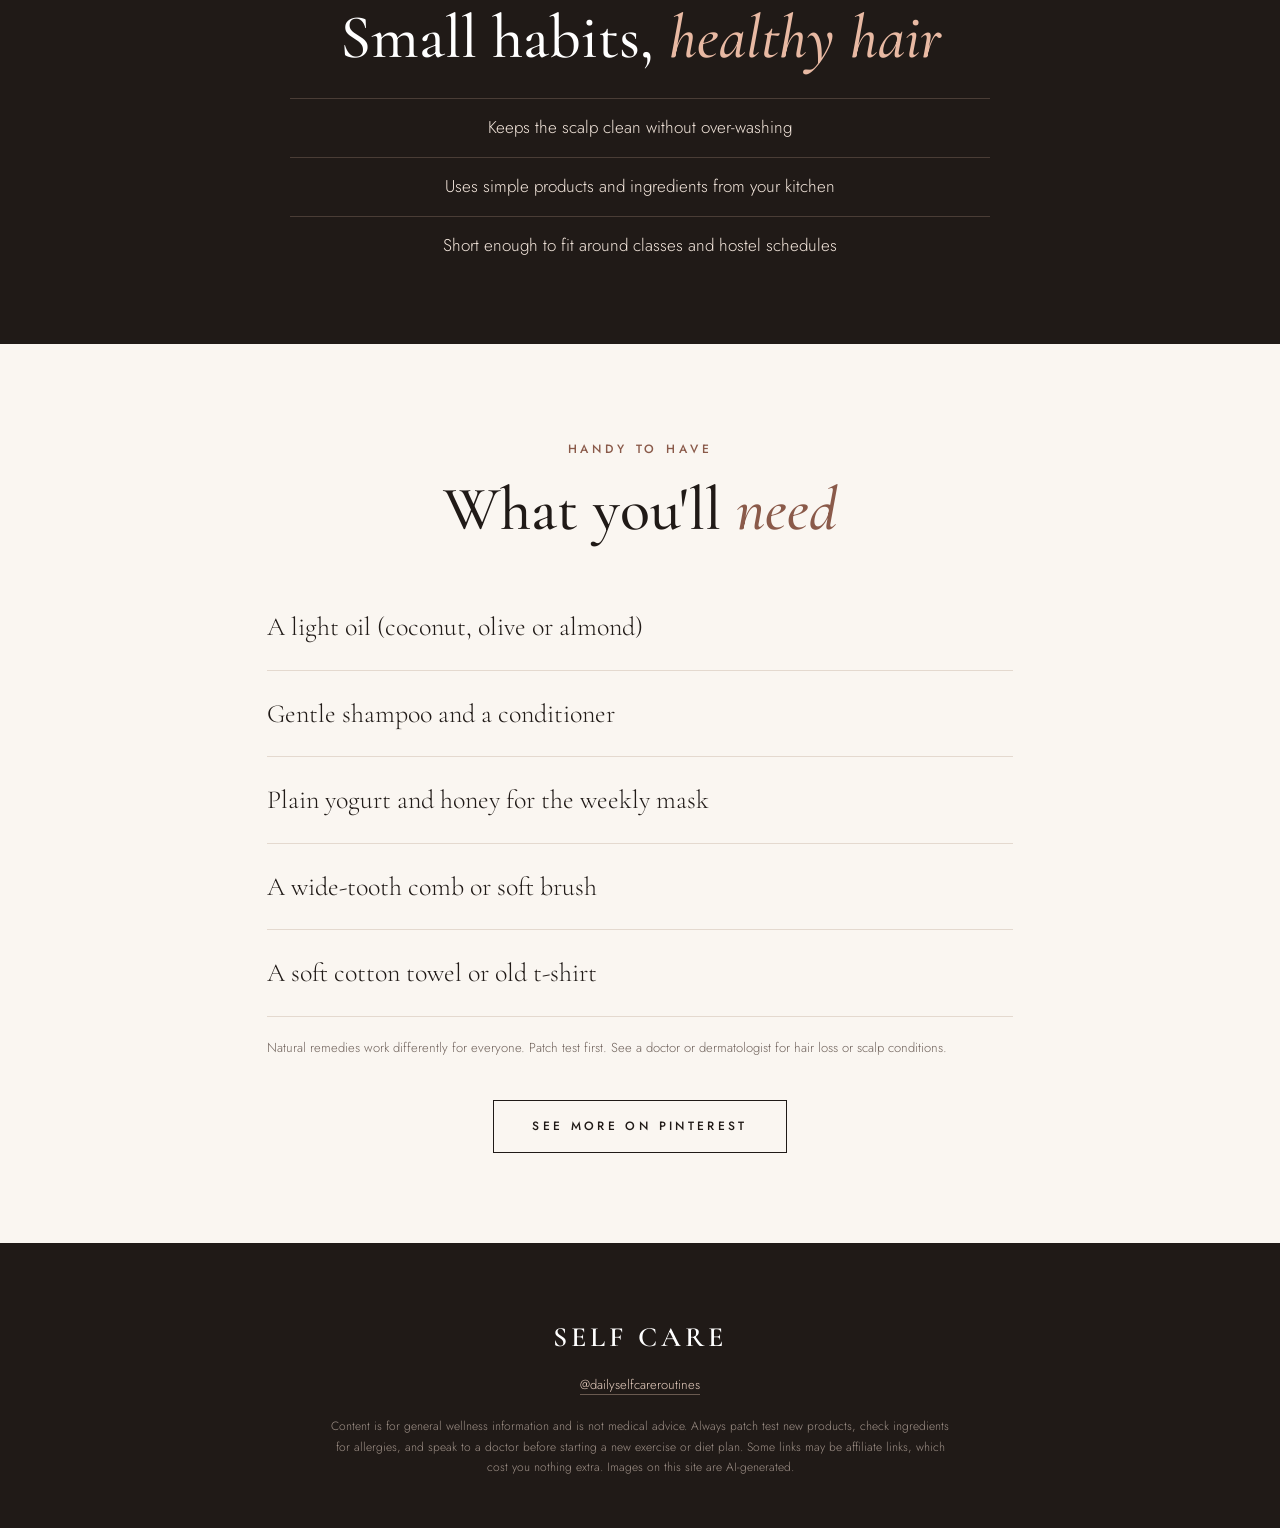
<file: hair.html>
<!DOCTYPE html>
<html lang="en"><head>
  <meta name="p:domain_verify" content="22573afec72f19050c49a3e690fdffe6"/>
<meta charset="utf-8"><meta name="viewport" content="width=device-width,initial-scale=1">
<title>Weekly Hair Care Routine for Healthy Hair | Self Care</title>
<meta name="description" content="A simple weekly hair care routine: oiling, washing, conditioning, a natural mask and gentle drying.">
<link rel="preconnect" href="https://fonts.googleapis.com"><link rel="preconnect" href="https://fonts.gstatic.com" crossorigin>
<link href="https://fonts.googleapis.com/css2?family=Cormorant+Garamond:ital,wght@0,400;0,500;0,600;1,400;1,500&family=Jost:wght@300;400;500&display=swap" rel="stylesheet">
<link rel="stylesheet" href="style.css">
<style>.srow.txt{grid-template-columns:1fr;margin-bottom:60px;border-left:2px solid var(--line);padding-left:34px}</style>
</head><body>
<header><a class="brand" href="index.html">Self Care</a>
<nav><a href="skincare.html">Skincare</a><a href="hair.html">Hair</a><a href="workouts.html">Workouts</a><a href="food.html">Food</a><a href="habits.html">Habits</a></nav></header>
<div class="page-hero">
 <div class="bg"><img src="hair.jpg" alt="The Weekly Hair Care Routine" style="object-position:center 20%"></div>
 <div class="in"><span class="eyebrow" style="color:#f0cdbd">Hair ritual</span><h1>The Weekly Hair Care Routine</h1><div class="meta">Easy to follow · Natural ingredients · Patch test first</div></div>
</div>
<div class="article">
 <div class="srow rv">
  <div class="ph"><img src="hair.jpg" alt="Oil before you wash" style="object-position:center 40%"></div>
  <div><div class="num">01</div><h3>Oil before you wash</h3><p>Warm a little oil (coconut, olive or almond), massage into the scalp for a few minutes and leave for 30 to 60 minutes before washing.</p><div class="tags"><span>Relaxing scalp massage</span><span>Pre-wash care</span></div></div>
 </div>
 <div class="srow flip rv">
  <div class="ph"><img src="yogurt.jpg" alt="Shampoo the scalp" style="object-position:center"></div>
  <div><div class="num">02</div><h3>Shampoo the scalp</h3><p>Focus shampoo on the scalp, where oil builds up, and let the suds rinse down the lengths. Two to three washes a week suits most people.</p><div class="tags"><span>Gentle on the lengths</span><span>Clean scalp</span></div></div>
 </div>
 <div class="srow rv">
  <div class="ph"><img src="honey.jpg" alt="Condition the lengths" style="object-position:center"></div>
  <div><div class="num">03</div><h3>Condition the lengths</h3><p>Apply conditioner from mid-lengths to ends, leave for 2 to 3 minutes and rinse with cool or lukewarm water.</p><div class="tags"><span>Softer feel</span><span>Less tangling</span></div></div>
 </div>
 <div class="srow flip rv">
  <div class="ph"><img src="oat.jpg" alt="Weekly natural mask" style="object-position:center"></div>
  <div><div class="num">04</div><h3>Weekly natural mask</h3><p>Try plain yogurt with a little honey, applied to damp hair for 20 minutes, then rinsed well. Skip any ingredient that irritates you.</p><div class="tags"><span>Kitchen ingredients</span><span>Once a week</span></div></div>
 </div>
 <div class="srow txt rv">
  
  <div><div class="num">05</div><h3>Dry and brush gently</h3><p>Squeeze out extra water with a soft towel, let hair air dry when you can, and brush gently from the ends up.</p><div class="tags"><span>Less breakage</span><span>Low heat</span></div></div>
 </div>
</div>
<div class="benefits"><span class="eyebrow" style="color:#d9a892">Why it works</span><h2 class="title" style="color:#fff">Small habits, <em style="color:#e8b9a3">healthy hair</em></h2><ul><li>Keeps the scalp clean without over-washing</li><li>Uses simple products and ingredients from your kitchen</li><li>Short enough to fit around classes and hostel schedules</li></ul></div>
<div class="picks"><div class="center" style="margin-bottom:40px"><span class="eyebrow">Handy to have</span><h2 class="title">What you'll <em>need</em></h2></div><div class="pick"><span>A light oil (coconut, olive or almond)</span></div><div class="pick"><span>Gentle shampoo and a conditioner</span></div><div class="pick"><span>Plain yogurt and honey for the weekly mask</span></div><div class="pick"><span>A wide-tooth comb or soft brush</span></div><div class="pick"><span>A soft cotton towel or old t-shirt</span></div><p class="note">Natural remedies work differently for everyone. Patch test first. See a doctor or dermatologist for hair loss or scalp conditions.</p><p style="margin-top:40px;text-align:center"><a class="btn dark" href="https://in.pinterest.com/dailyselfcareroutines/">See more on Pinterest</a></p></div>
<footer>
 <span class="brand">Self Care</span>
 <a href="https://in.pinterest.com/dailyselfcareroutines/">@dailyselfcareroutines</a>
 <p>Content is for general wellness information and is not medical advice. Always patch test new products, check ingredients for allergies, and speak to a doctor before starting a new exercise or diet plan. Some links may be affiliate links, which cost you nothing extra. Images on this site are AI-generated.</p>
</footer>
<script src="main.js"></script>
</body></html>
</file>
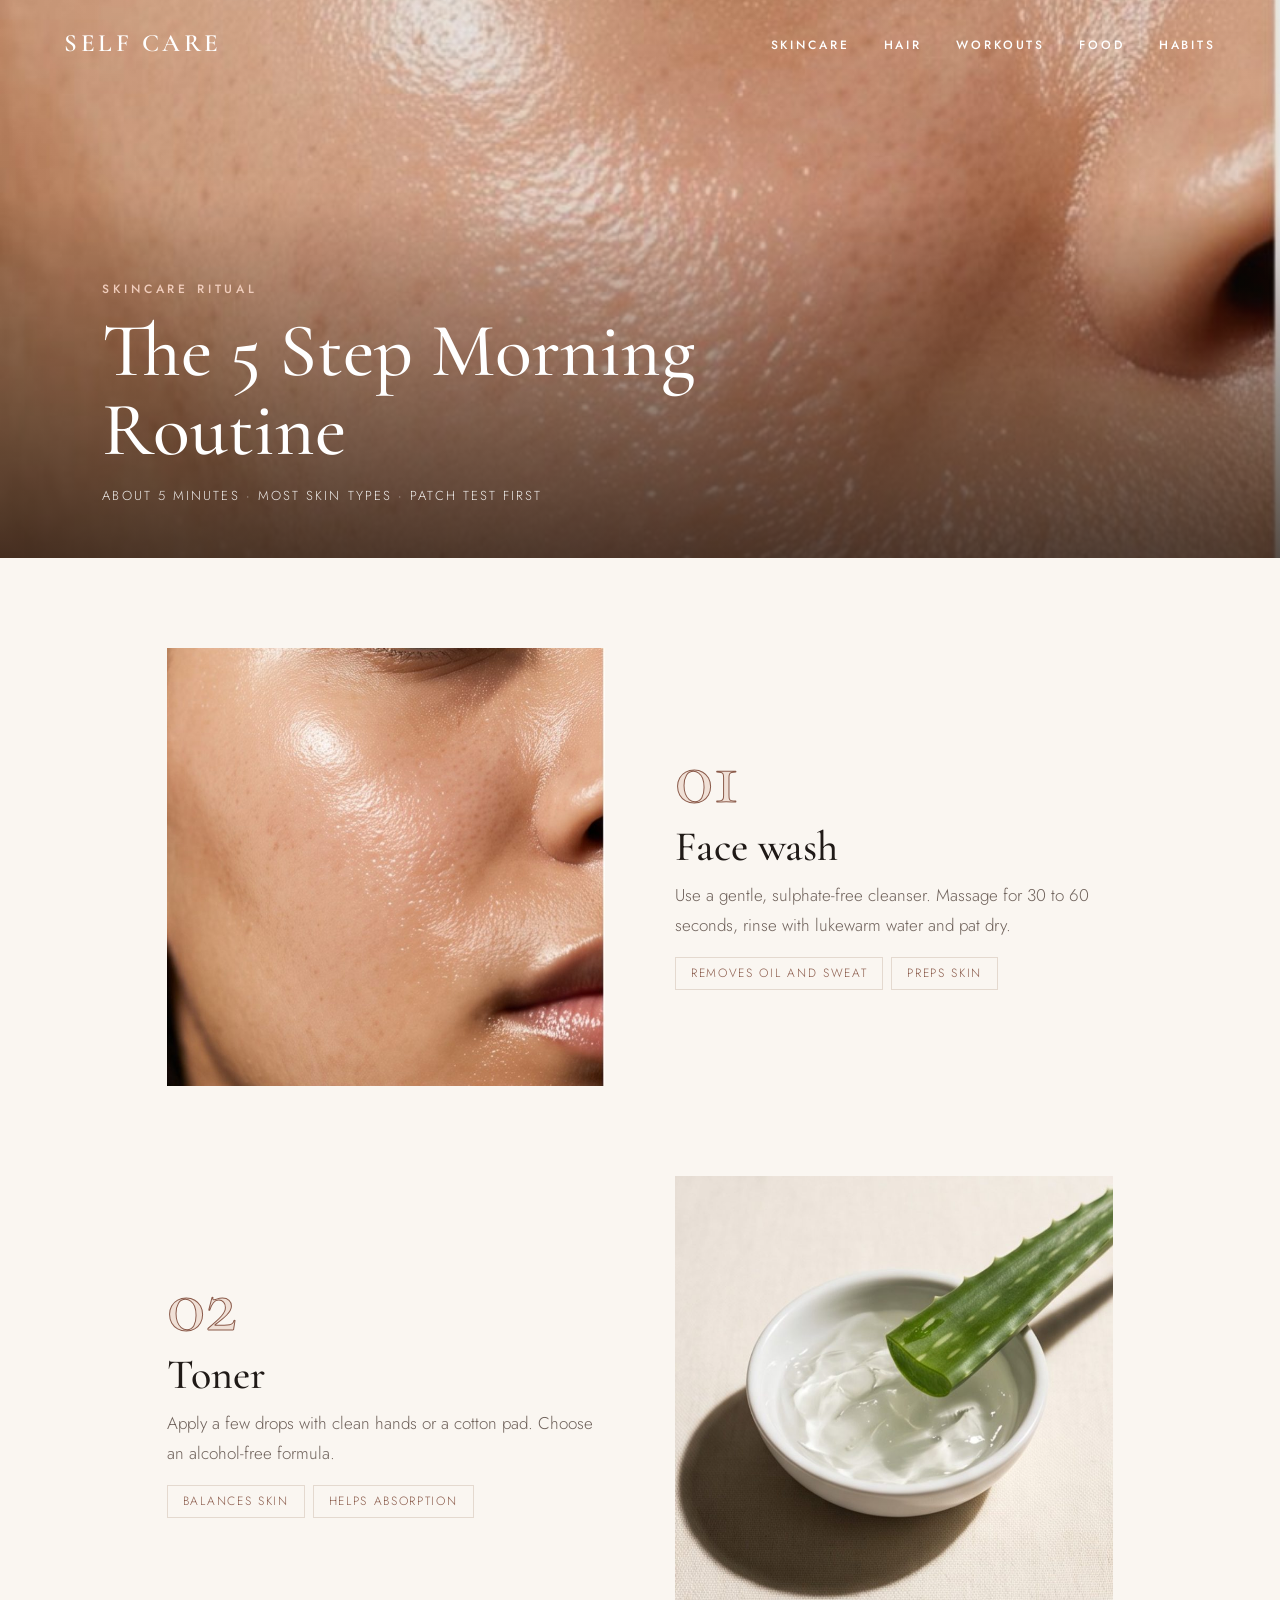
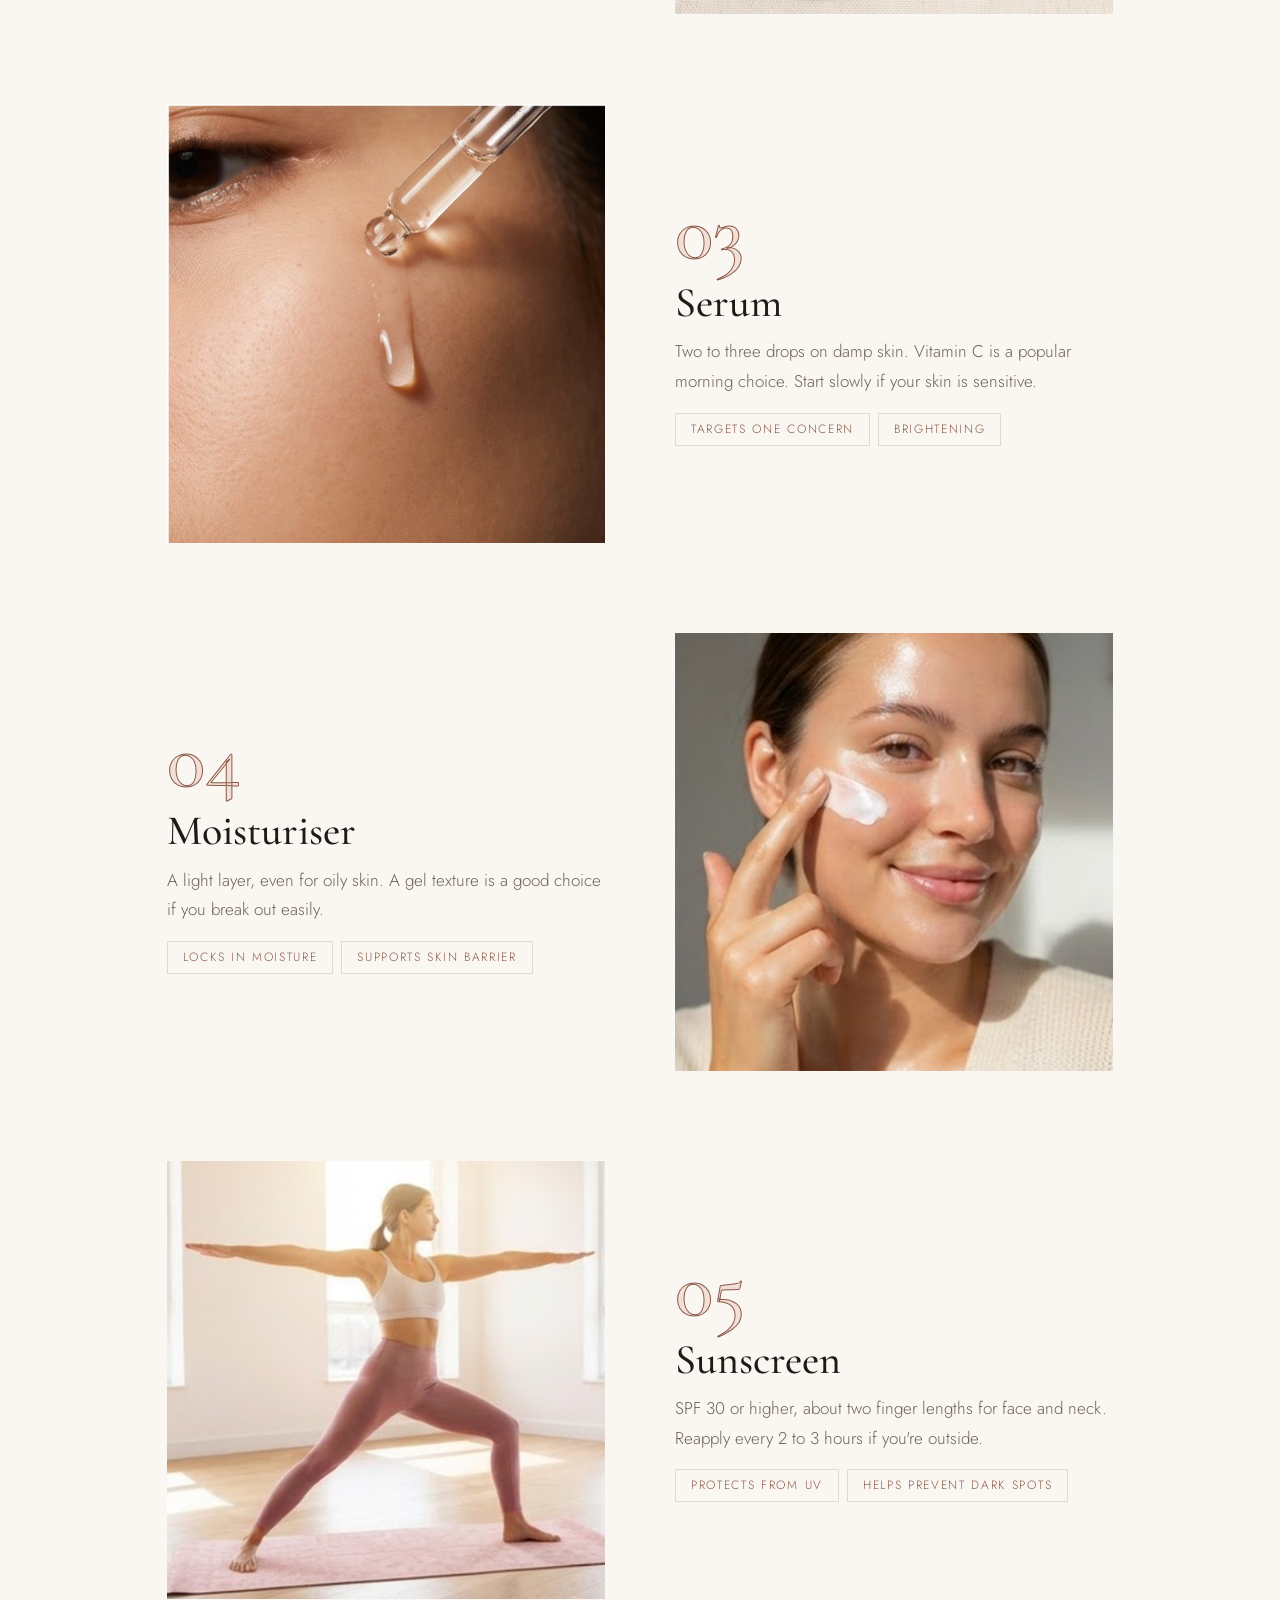
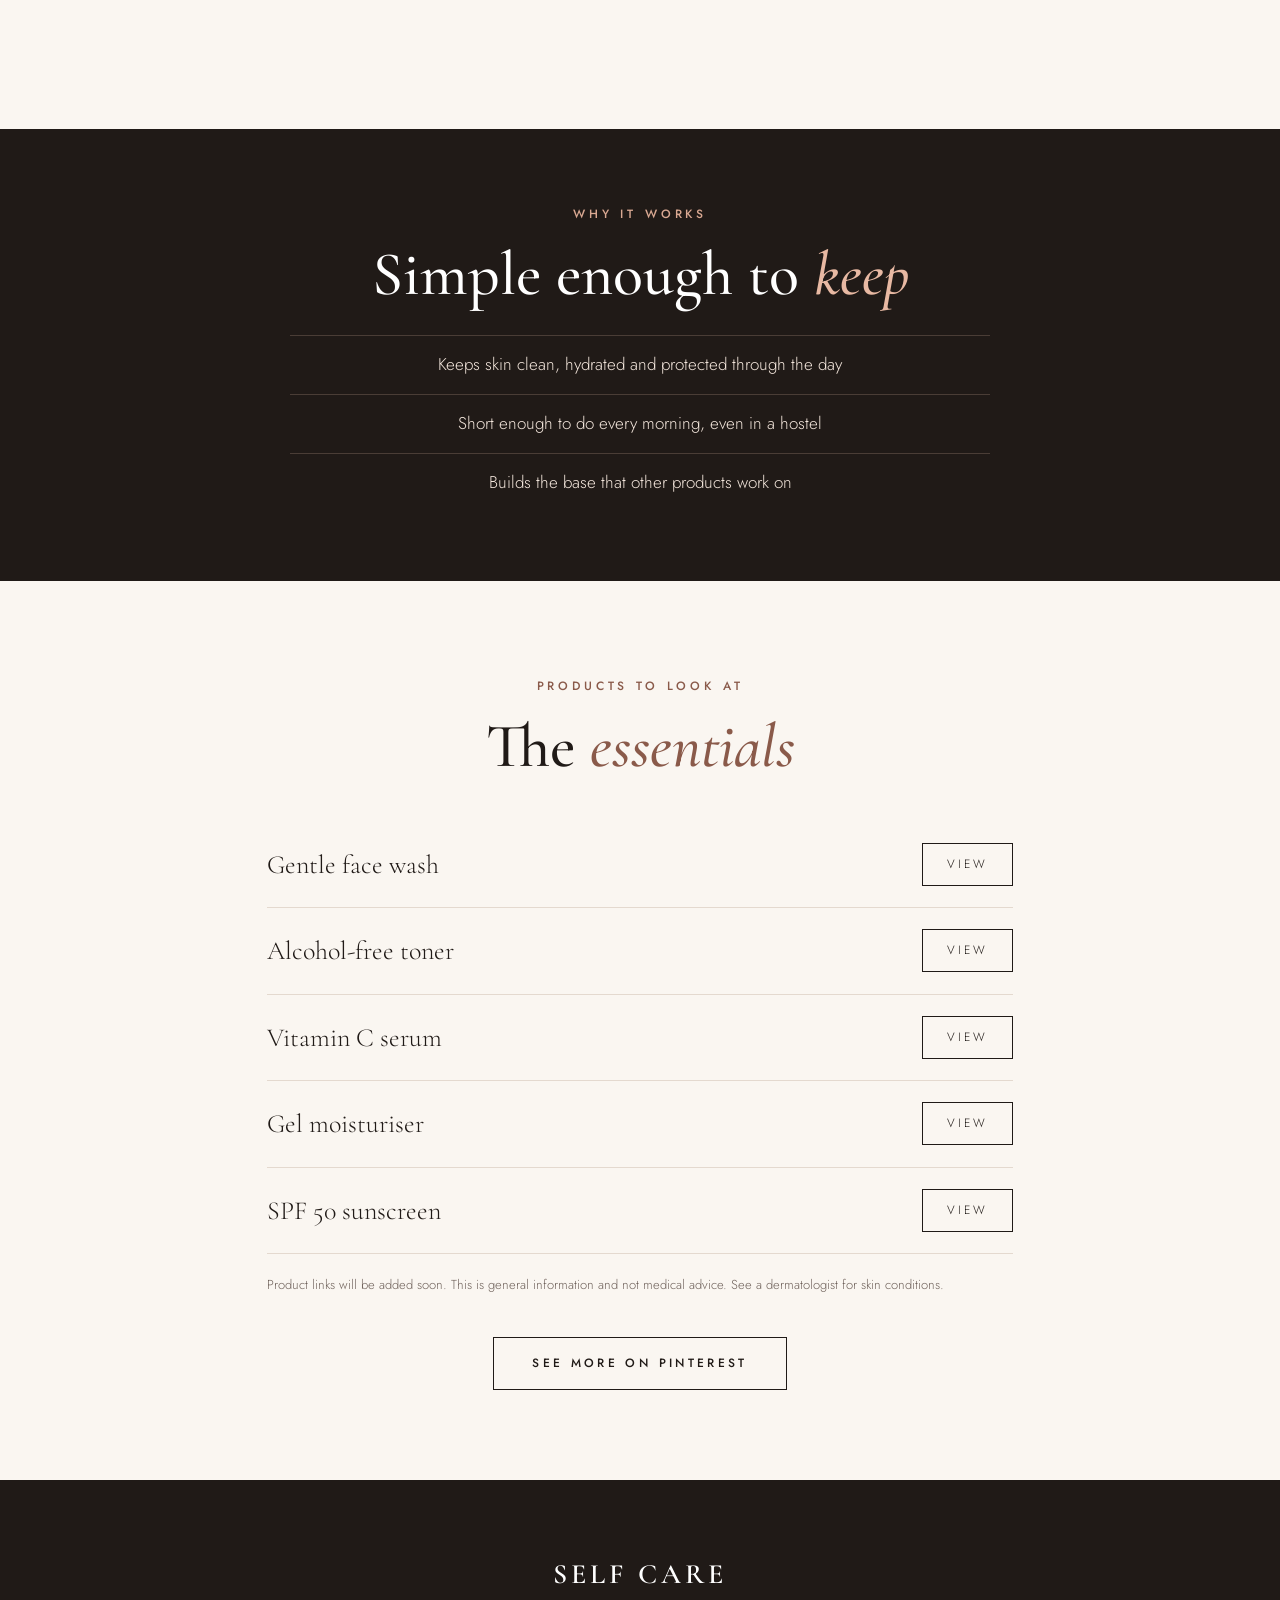
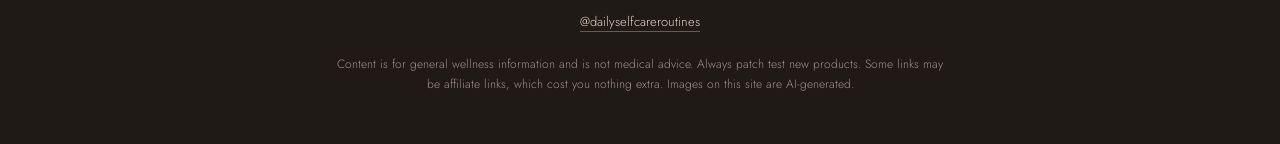
<file: skincare.html>
<!DOCTYPE html>
<html lang="en"><head>
  <meta name="p:domain_verify" content="22573afec72f19050c49a3e690fdffe6"/>
<meta charset="utf-8"><meta name="viewport" content="width=device-width,initial-scale=1">
<title>5 Step Morning Skincare Routine for Beginners | Self Care</title>
<meta name="description" content="A simple 5 step morning skincare routine from face wash to sunscreen, with what each step does.">
<link rel="preconnect" href="https://fonts.googleapis.com"><link rel="preconnect" href="https://fonts.gstatic.com" crossorigin>
<link href="https://fonts.googleapis.com/css2?family=Cormorant+Garamond:ital,wght@0,400;0,500;0,600;1,400;1,500&family=Jost:wght@300;400;500&display=swap" rel="stylesheet">
<link rel="stylesheet" href="style.css">
</head><body>
<header><a class="brand" href="index.html">Self Care</a>
<nav><a href="skincare.html">Skincare</a><a href="hair.html">Hair</a><a href="workouts.html">Workouts</a><a href="food.html">Food</a><a href="habits.html">Habits</a></nav></header>

<div class="page-hero">
 <div class="bg"><img src="dewy.jpg" alt="Close-up of glowing, hydrated skin" style="object-position:center 35%"></div>
 <div class="in">
  <span class="eyebrow" style="color:#f0cdbd">Skincare ritual</span>
  <h1>The 5 Step Morning Routine</h1>
  <div class="meta">About 5 minutes · Most skin types · Patch test first</div>
 </div>
</div>

<div class="article">
 <div class="srow rv">
  <div class="ph"><img src="dewy.jpg" alt="Clean, fresh skin"></div>
  <div><div class="num">01</div><h3>Face wash</h3>
  <p>Use a gentle, sulphate-free cleanser. Massage for 30 to 60 seconds, rinse with lukewarm water and pat dry.</p>
  <div class="tags"><span>Removes oil and sweat</span><span>Preps skin</span></div></div>
 </div>
 <div class="srow flip rv">
  <div class="ph"><img src="aloe.jpg" alt="Soothing aloe gel"></div>
  <div><div class="num">02</div><h3>Toner</h3>
  <p>Apply a few drops with clean hands or a cotton pad. Choose an alcohol-free formula.</p>
  <div class="tags"><span>Balances skin</span><span>Helps absorption</span></div></div>
 </div>
 <div class="srow rv">
  <div class="ph"><img src="serum.jpg" alt="Serum dropper over skin"></div>
  <div><div class="num">03</div><h3>Serum</h3>
  <p>Two to three drops on damp skin. Vitamin C is a popular morning choice. Start slowly if your skin is sensitive.</p>
  <div class="tags"><span>Targets one concern</span><span>Brightening</span></div></div>
 </div>
 <div class="srow flip rv">
  <div class="ph"><img src="hero.jpg" alt="Woman applying moisturiser" style="object-position:center 25%"></div>
  <div><div class="num">04</div><h3>Moisturiser</h3>
  <p>A light layer, even for oily skin. A gel texture is a good choice if you break out easily.</p>
  <div class="tags"><span>Locks in moisture</span><span>Supports skin barrier</span></div></div>
 </div>
 <div class="srow rv">
  <div class="ph"><img src="yoga.jpg" alt="Morning sunlight in a bright room"></div>
  <div><div class="num">05</div><h3>Sunscreen</h3>
  <p>SPF 30 or higher, about two finger lengths for face and neck. Reapply every 2 to 3 hours if you're outside.</p>
  <div class="tags"><span>Protects from UV</span><span>Helps prevent dark spots</span></div></div>
 </div>
</div>

<div class="benefits">
 <span class="eyebrow" style="color:#d9a892">Why it works</span>
 <h2 class="title" style="color:#fff">Simple enough to <em style="color:#e8b9a3">keep</em></h2>
 <ul>
  <li>Keeps skin clean, hydrated and protected through the day</li>
  <li>Short enough to do every morning, even in a hostel</li>
  <li>Builds the base that other products work on</li>
 </ul>
</div>

<div class="picks">
 <div class="center" style="margin-bottom:40px"><span class="eyebrow">Products to look at</span><h2 class="title">The <em>essentials</em></h2></div>
 <div class="pick"><span>Gentle face wash</span><a href="#">View</a></div>
 <div class="pick"><span>Alcohol-free toner</span><a href="#">View</a></div>
 <div class="pick"><span>Vitamin C serum</span><a href="#">View</a></div>
 <div class="pick"><span>Gel moisturiser</span><a href="#">View</a></div>
 <div class="pick"><span>SPF 50 sunscreen</span><a href="#">View</a></div>
 <p class="note">Product links will be added soon. This is general information and not medical advice. See a dermatologist for skin conditions.</p>
 <p style="margin-top:40px;text-align:center"><a class="btn dark" href="https://in.pinterest.com/dailyselfcareroutines/">See more on Pinterest</a></p>
</div>

<footer>
 <span class="brand">Self Care</span>
 <a href="https://in.pinterest.com/dailyselfcareroutines/">@dailyselfcareroutines</a>
 <p>Content is for general wellness information and is not medical advice. Always patch test new products. Some links may be affiliate links, which cost you nothing extra. Images on this site are AI-generated.</p>
</footer>
<script src="main.js"></script>
</body></html>
</file>
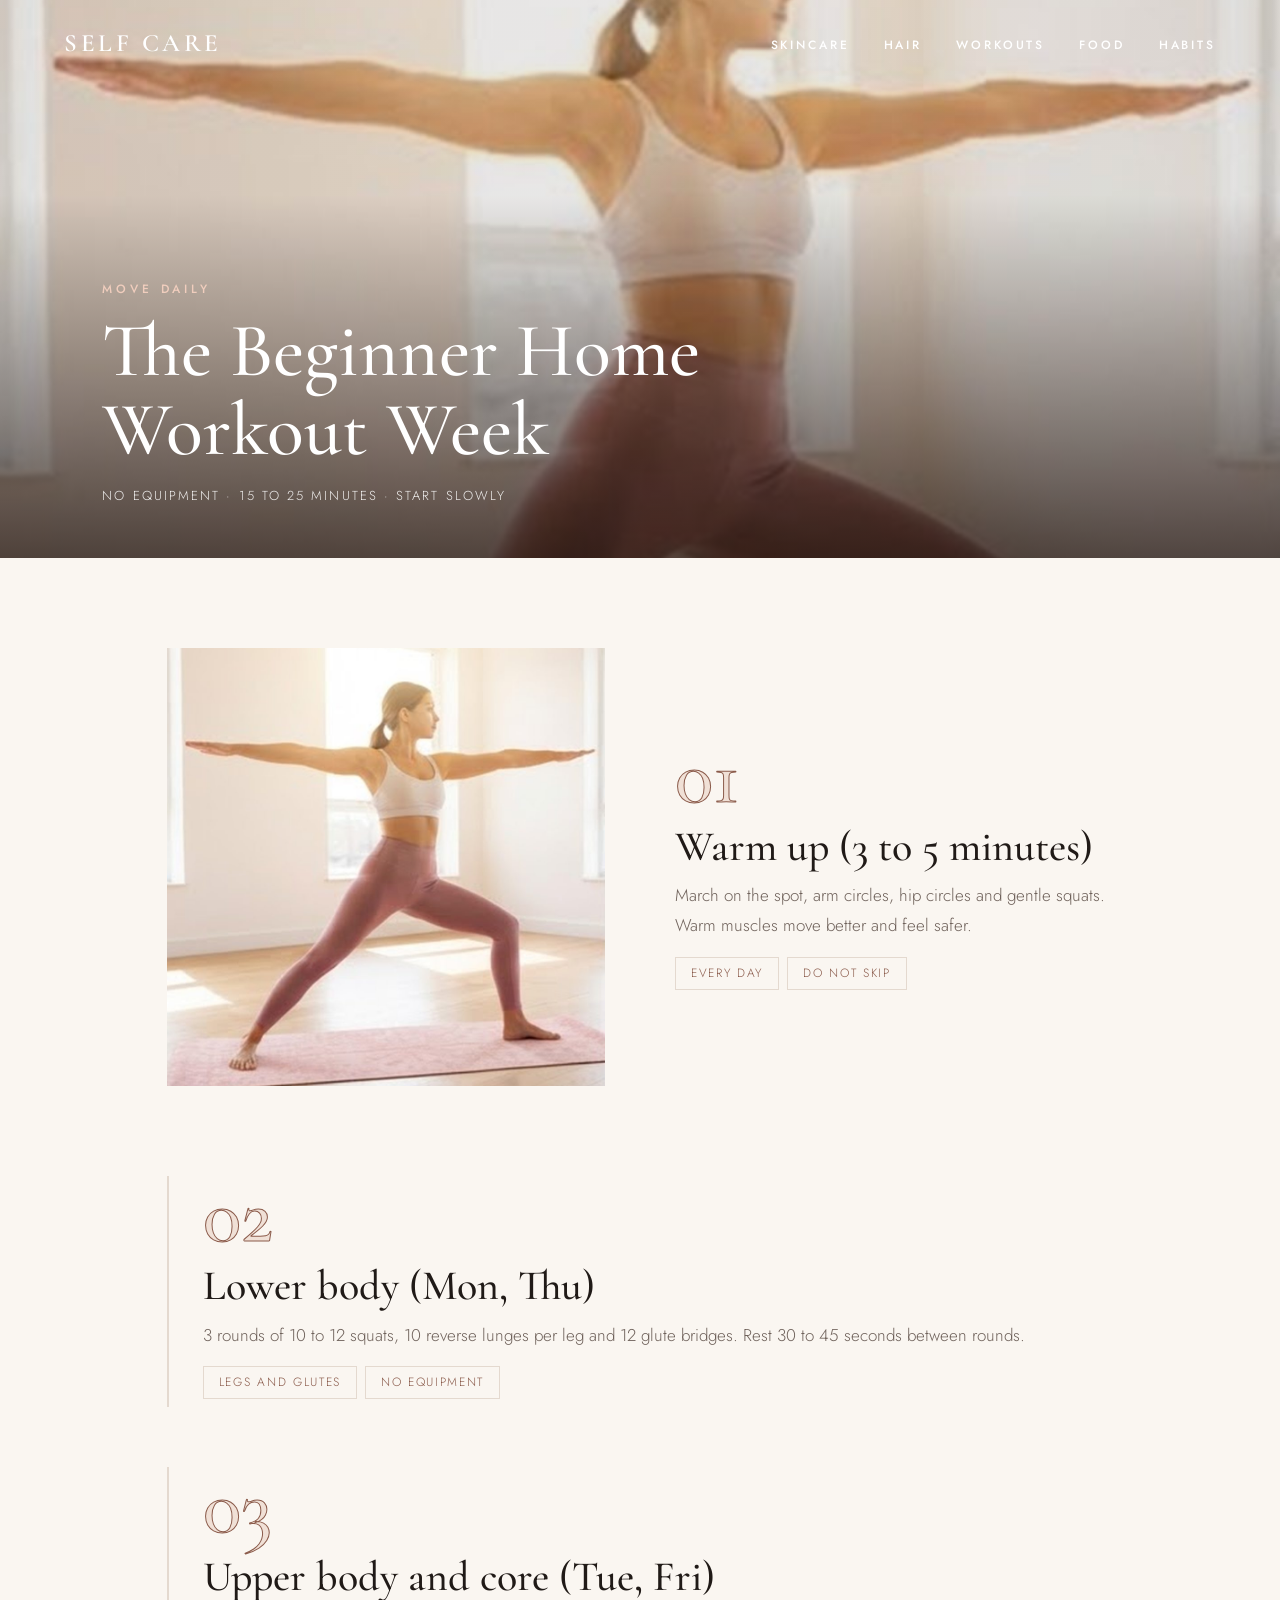
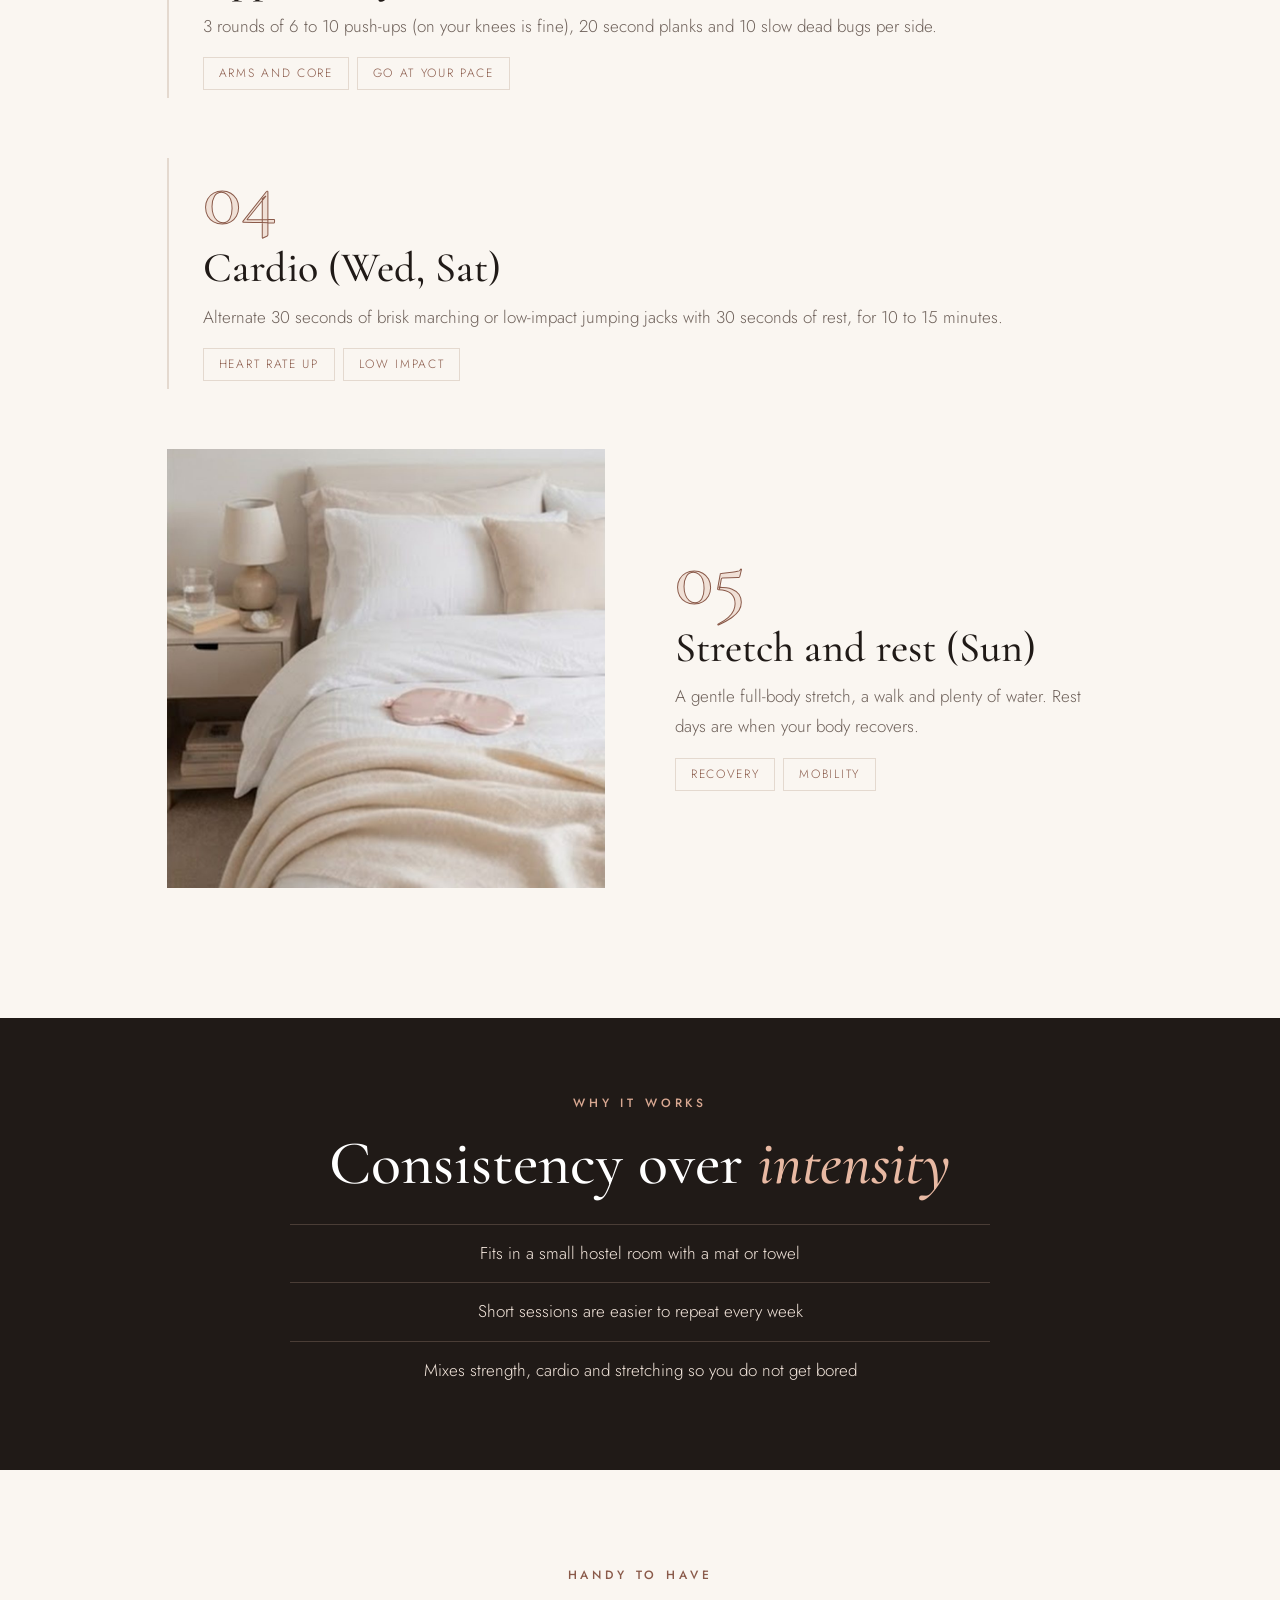
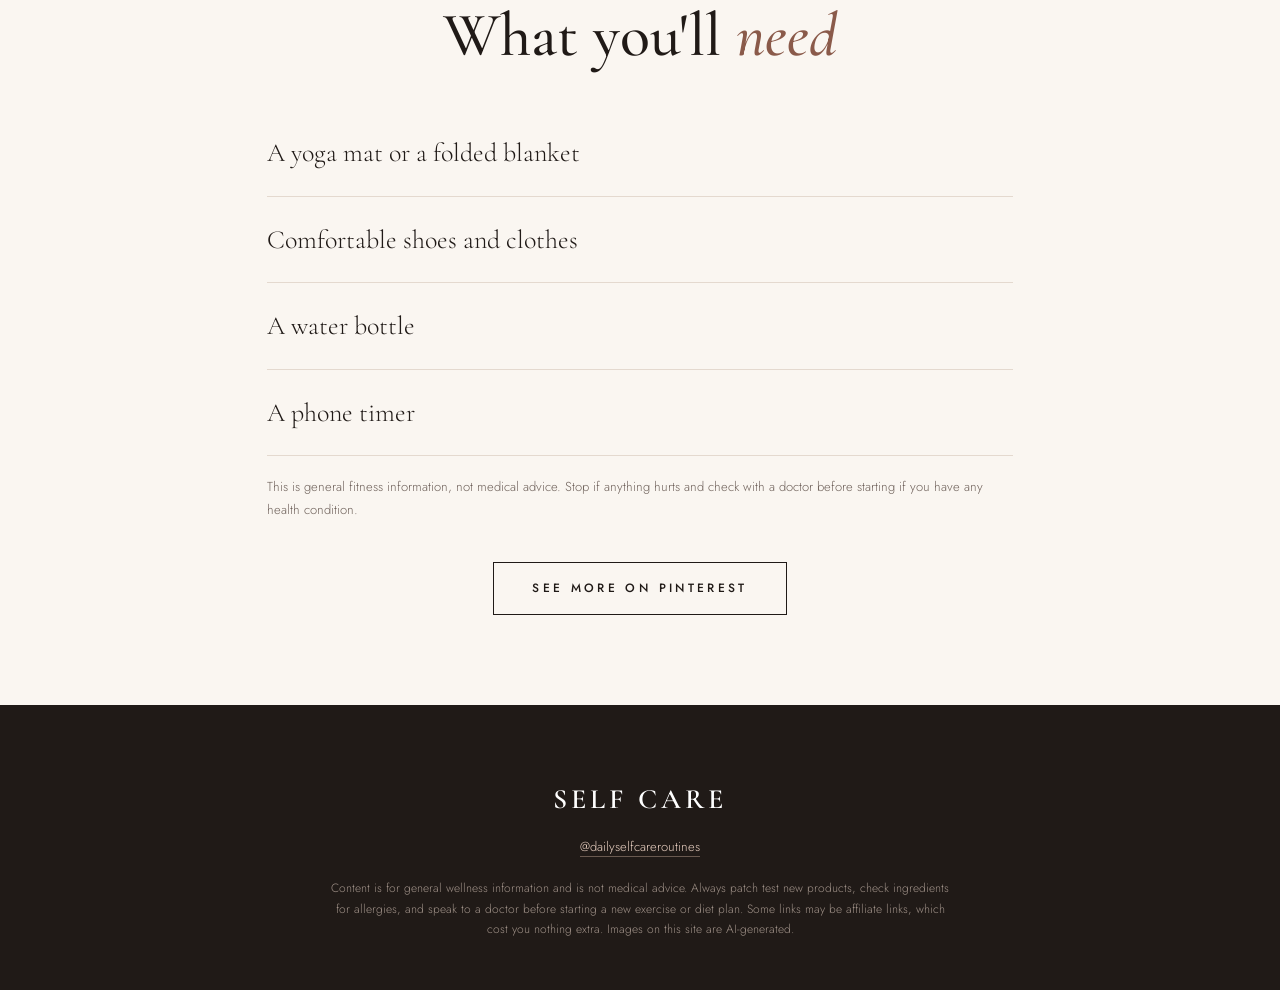
<file: workouts.html>
<!DOCTYPE html>
<html lang="en"><head>
  <meta name="p:domain_verify" content="22573afec72f19050c49a3e690fdffe6"/>
<meta charset="utf-8"><meta name="viewport" content="width=device-width,initial-scale=1">
<title>7 Day Home Workout Plan for Beginners | Self Care</title>
<meta name="description" content="A beginner-friendly week of no-equipment home workouts with warm-up, strength, cardio and stretching.">
<link rel="preconnect" href="https://fonts.googleapis.com"><link rel="preconnect" href="https://fonts.gstatic.com" crossorigin>
<link href="https://fonts.googleapis.com/css2?family=Cormorant+Garamond:ital,wght@0,400;0,500;0,600;1,400;1,500&family=Jost:wght@300;400;500&display=swap" rel="stylesheet">
<link rel="stylesheet" href="style.css">
<style>.srow.txt{grid-template-columns:1fr;margin-bottom:60px;border-left:2px solid var(--line);padding-left:34px}</style>
</head><body>
<header><a class="brand" href="index.html">Self Care</a>
<nav><a href="skincare.html">Skincare</a><a href="hair.html">Hair</a><a href="workouts.html">Workouts</a><a href="food.html">Food</a><a href="habits.html">Habits</a></nav></header>
<div class="page-hero">
 <div class="bg"><img src="yoga.jpg" alt="The Beginner Home Workout Week" style="object-position:center 30%"></div>
 <div class="in"><span class="eyebrow" style="color:#f0cdbd">Move daily</span><h1>The Beginner Home Workout Week</h1><div class="meta">No equipment · 15 to 25 minutes · Start slowly</div></div>
</div>
<div class="article">
 <div class="srow rv">
  <div class="ph"><img src="yoga.jpg" alt="Warm up (3 to 5 minutes)" style="object-position:center 30%"></div>
  <div><div class="num">01</div><h3>Warm up (3 to 5 minutes)</h3><p>March on the spot, arm circles, hip circles and gentle squats. Warm muscles move better and feel safer.</p><div class="tags"><span>Every day</span><span>Do not skip</span></div></div>
 </div>
 <div class="srow txt rv">
  
  <div><div class="num">02</div><h3>Lower body (Mon, Thu)</h3><p>3 rounds of 10 to 12 squats, 10 reverse lunges per leg and 12 glute bridges. Rest 30 to 45 seconds between rounds.</p><div class="tags"><span>Legs and glutes</span><span>No equipment</span></div></div>
 </div>
 <div class="srow txt rv">
  
  <div><div class="num">03</div><h3>Upper body and core (Tue, Fri)</h3><p>3 rounds of 6 to 10 push-ups (on your knees is fine), 20 second planks and 10 slow dead bugs per side.</p><div class="tags"><span>Arms and core</span><span>Go at your pace</span></div></div>
 </div>
 <div class="srow txt rv">
  
  <div><div class="num">04</div><h3>Cardio (Wed, Sat)</h3><p>Alternate 30 seconds of brisk marching or low-impact jumping jacks with 30 seconds of rest, for 10 to 15 minutes.</p><div class="tags"><span>Heart rate up</span><span>Low impact</span></div></div>
 </div>
 <div class="srow rv">
  <div class="ph"><img src="bed.jpg" alt="Stretch and rest (Sun)" style="object-position:center"></div>
  <div><div class="num">05</div><h3>Stretch and rest (Sun)</h3><p>A gentle full-body stretch, a walk and plenty of water. Rest days are when your body recovers.</p><div class="tags"><span>Recovery</span><span>Mobility</span></div></div>
 </div>
</div>
<div class="benefits"><span class="eyebrow" style="color:#d9a892">Why it works</span><h2 class="title" style="color:#fff">Consistency over <em style="color:#e8b9a3">intensity</em></h2><ul><li>Fits in a small hostel room with a mat or towel</li><li>Short sessions are easier to repeat every week</li><li>Mixes strength, cardio and stretching so you do not get bored</li></ul></div>
<div class="picks"><div class="center" style="margin-bottom:40px"><span class="eyebrow">Handy to have</span><h2 class="title">What you'll <em>need</em></h2></div><div class="pick"><span>A yoga mat or a folded blanket</span></div><div class="pick"><span>Comfortable shoes and clothes</span></div><div class="pick"><span>A water bottle</span></div><div class="pick"><span>A phone timer</span></div><p class="note">This is general fitness information, not medical advice. Stop if anything hurts and check with a doctor before starting if you have any health condition.</p><p style="margin-top:40px;text-align:center"><a class="btn dark" href="https://in.pinterest.com/dailyselfcareroutines/">See more on Pinterest</a></p></div>
<footer>
 <span class="brand">Self Care</span>
 <a href="https://in.pinterest.com/dailyselfcareroutines/">@dailyselfcareroutines</a>
 <p>Content is for general wellness information and is not medical advice. Always patch test new products, check ingredients for allergies, and speak to a doctor before starting a new exercise or diet plan. Some links may be affiliate links, which cost you nothing extra. Images on this site are AI-generated.</p>
</footer>
<script src="main.js"></script>
</body></html>
</file>
<file: style.css>
:root{--bg:#faf6f1;--ink:#201a17;--soft:#6f625b;--line:#e4d9cf;--rose:#8a5a4a;--blush:#f0e0d6;--white:#fff}
*{box-sizing:border-box;margin:0;padding:0}
html{scroll-behavior:smooth}
body{font-family:'Jost',sans-serif;background:var(--bg);color:var(--ink);line-height:1.75;font-weight:300;-webkit-font-smoothing:antialiased}
img{display:block;width:100%;height:100%;object-fit:cover}
a{color:inherit;text-decoration:none}
.serif{font-family:'Cormorant Garamond',serif}
.eyebrow{font-size:12px;letter-spacing:.32em;text-transform:uppercase;color:var(--rose);font-weight:500}

/* header */
header{position:fixed;top:0;left:0;right:0;z-index:20;display:flex;justify-content:space-between;align-items:center;padding:22px 5%;transition:.35s;color:#fff}
header.solid{background:rgba(250,246,241,.96);color:var(--ink);padding:14px 5%;box-shadow:0 1px 0 var(--line)}
.brand{font-family:'Cormorant Garamond',serif;font-size:25px;letter-spacing:.14em;text-transform:uppercase;font-weight:600}
nav a{margin-left:34px;font-size:12px;letter-spacing:.24em;text-transform:uppercase;font-weight:500;position:relative}
nav a:after{content:'';position:absolute;left:0;bottom:-6px;height:1px;width:0;background:currentColor;transition:.3s}
nav a:hover:after{width:100%}

/* hero */
.hero{position:relative;height:100vh;min-height:620px;display:flex;align-items:center;overflow:hidden;color:#fff}
.hero .bg{position:absolute;inset:0}
.hero .bg:after{content:'';position:absolute;inset:0;background:linear-gradient(90deg,rgba(32,20,14,.72) 0%,rgba(32,20,14,.38) 48%,rgba(32,20,14,.05) 100%)}
.hero .bg img{object-position:70% 30%;animation:zoom 22s ease-out forwards}
@keyframes zoom{from{transform:scale(1.08)}to{transform:scale(1)}}
.hero-in{position:relative;padding:0 8%;max-width:760px}
.hero h1{font-family:'Cormorant Garamond',serif;font-weight:500;font-size:clamp(46px,8vw,104px);line-height:1;margin:18px 0 22px}
.hero h1 em{font-style:italic;font-weight:400}
.hero p{font-size:18px;max-width:480px;margin-bottom:38px;opacity:.92}
.btn{display:inline-block;border:1px solid currentColor;padding:15px 38px;font-size:12px;letter-spacing:.28em;text-transform:uppercase;font-weight:500;transition:.35s}
.btn:hover{background:#fff;color:var(--ink)}
.btn.dark{color:var(--ink)}
.btn.dark:hover{background:var(--ink);color:#fff}
.scroll{position:absolute;bottom:28px;left:8%;font-size:11px;letter-spacing:.3em;text-transform:uppercase;opacity:.8}

/* marquee */
.strip{background:var(--ink);color:#f3e6dc;overflow:hidden;padding:15px 0;white-space:nowrap}
.strip div{display:inline-block;animation:slide 32s linear infinite;font-size:12px;letter-spacing:.34em;text-transform:uppercase}
.strip span{margin:0 26px;color:#c79a86}
@keyframes slide{to{transform:translateX(-50%)}}

/* sections */
section{padding:110px 6%}
.wrap{max-width:1240px;margin:auto}
.center{text-align:center}
h2.title{font-family:'Cormorant Garamond',serif;font-weight:500;font-size:clamp(36px,5vw,62px);line-height:1.1;margin:14px 0 18px}
h2.title em{font-style:italic;color:var(--rose)}
.lead{color:var(--soft);max-width:560px;font-size:17px}
.center .lead{margin:auto}

/* ritual split */
.split{display:grid;grid-template-columns:1fr 1fr;gap:80px;align-items:center}
.split .ph{aspect-ratio:4/5;overflow:hidden}
.split .ph img{transition:transform 1.4s}
.split .ph:hover img{transform:scale(1.05)}
.steps{margin-top:34px}
.steps li{list-style:none;display:flex;gap:22px;padding:18px 0;border-top:1px solid var(--line)}
.steps li:last-child{border-bottom:1px solid var(--line)}
.steps b{font-family:'Cormorant Garamond',serif;font-size:30px;color:var(--rose);font-weight:500;min-width:40px}
.steps h4{font-weight:500;font-size:15px;letter-spacing:.14em;text-transform:uppercase}
.steps p{color:var(--soft);font-size:15px}

/* collection tiles */
.tiles{display:grid;grid-template-columns:repeat(4,1fr);gap:22px;margin-top:60px}
.tile{position:relative;aspect-ratio:3/4.3;overflow:hidden;display:block}
.tile img{transition:transform 1.2s}
.tile:hover img{transform:scale(1.08)}
.tile:after{content:'';position:absolute;inset:0;background:linear-gradient(to top,rgba(30,18,12,.78),rgba(30,18,12,0) 55%)}
.tile .cap{position:absolute;left:24px;right:24px;bottom:24px;z-index:2;color:#fff}
.tile .cap small{font-size:11px;letter-spacing:.3em;text-transform:uppercase;opacity:.85}
.tile .cap h3{font-family:'Cormorant Garamond',serif;font-size:30px;font-weight:500;line-height:1.1;margin-top:4px}
.soon{position:absolute;top:18px;right:18px;z-index:2;background:rgba(255,255,255,.92);color:var(--ink);font-size:10px;letter-spacing:.24em;text-transform:uppercase;padding:5px 12px}

/* ingredients */
.band{background:var(--blush)}
.ingr{display:grid;grid-template-columns:repeat(4,1fr);gap:26px;margin-top:56px}
.ingr figure{text-align:center}
.ingr .ph{aspect-ratio:1;border-radius:50%;overflow:hidden;margin:0 auto 20px;max-width:230px;box-shadow:0 14px 40px rgba(90,50,30,.18)}
.ingr h4{font-family:'Cormorant Garamond',serif;font-size:26px;font-weight:500}
.ingr p{font-size:14px;color:var(--soft);max-width:220px;margin:auto}

/* quote */
.quote{position:relative;color:#fff;text-align:center;padding:150px 8%;overflow:hidden}
.quote .bg{position:absolute;inset:0}
.quote .bg:after{content:'';position:absolute;inset:0;background:rgba(36,22,15,.58)}
.quote .in{position:relative}
.quote p{font-family:'Cormorant Garamond',serif;font-style:italic;font-size:clamp(30px,4.6vw,58px);line-height:1.2;max-width:920px;margin:20px auto 30px}

/* article pages */
.page-hero{position:relative;height:62vh;min-height:420px;display:flex;align-items:flex-end;color:#fff;overflow:hidden}
.page-hero .bg{position:absolute;inset:0}
.page-hero .bg:after{content:'';position:absolute;inset:0;background:linear-gradient(to top,rgba(30,18,12,.75),rgba(30,18,12,.1) 65%)}
.page-hero .in{position:relative;padding:0 8% 60px;max-width:900px}
.page-hero h1{font-family:'Cormorant Garamond',serif;font-weight:500;font-size:clamp(38px,6vw,76px);line-height:1.05;margin-top:10px}
.meta{margin-top:14px;font-size:13px;letter-spacing:.16em;text-transform:uppercase;opacity:.9}
.article{max-width:1100px;margin:auto;padding:90px 6% 40px}
.srow{display:grid;grid-template-columns:1fr 1fr;gap:70px;align-items:center;margin-bottom:90px}
.srow.flip .ph{order:2}
.srow .ph{aspect-ratio:1;overflow:hidden}
.srow .ph img{transition:transform 1.4s}
.srow .ph:hover img{transform:scale(1.05)}
.num{font-family:'Cormorant Garamond',serif;font-size:80px;line-height:1;color:var(--blush);-webkit-text-stroke:1px var(--rose);font-weight:500}
.srow h3{font-family:'Cormorant Garamond',serif;font-size:42px;font-weight:500;margin:6px 0 10px}
.srow p{color:var(--soft);font-size:17px}
.tags{margin-top:16px}
.tags span{display:inline-block;border:1px solid var(--line);padding:5px 15px;font-size:12px;letter-spacing:.14em;text-transform:uppercase;margin:0 8px 8px 0;color:var(--rose)}
.benefits{background:var(--ink);color:#f3e6dc;padding:70px 8%;text-align:center}
.benefits ul{list-style:none;max-width:700px;margin:26px auto 0}
.benefits li{padding:14px 0;border-top:1px solid #4a3d36;font-size:17px}
.picks{max-width:900px;margin:auto;padding:90px 6%}
.pick{display:flex;justify-content:space-between;align-items:center;padding:20px 0;border-bottom:1px solid var(--line)}
.pick span{font-family:'Cormorant Garamond',serif;font-size:26px}
.pick a{font-size:12px;letter-spacing:.26em;text-transform:uppercase;border:1px solid var(--ink);padding:10px 24px;transition:.3s}
.pick a:hover{background:var(--ink);color:#fff}
.note{font-size:13px;color:var(--soft);margin-top:20px}

footer{background:var(--ink);color:#c9b8ad;text-align:center;padding:70px 6% 50px;font-size:13px}
footer .brand{color:#fff;font-size:28px;display:block;margin-bottom:12px}
footer a{color:#e8cfc0;border-bottom:1px solid #6a5a50}
footer p{max-width:620px;margin:20px auto 0;font-size:12px;opacity:.75;line-height:1.7}

.rv{opacity:0;transform:translateY(34px);transition:opacity 1s,transform 1s}
.rv.on{opacity:1;transform:none}

@media(max-width:900px){
 .split,.srow{grid-template-columns:1fr;gap:34px}.srow.flip .ph{order:0}
 .tiles,.ingr{grid-template-columns:1fr 1fr}
 section{padding:80px 6%}
 nav a{margin-left:16px;font-size:10px;letter-spacing:.14em}
 .brand{font-size:19px}
}
@media(max-width:520px){.tiles,.ingr{grid-template-columns:1fr}nav a:nth-child(n+3){display:none}}

.srow h3{line-height:1.15}
.page-hero .in{padding-bottom:50px}
</file>
